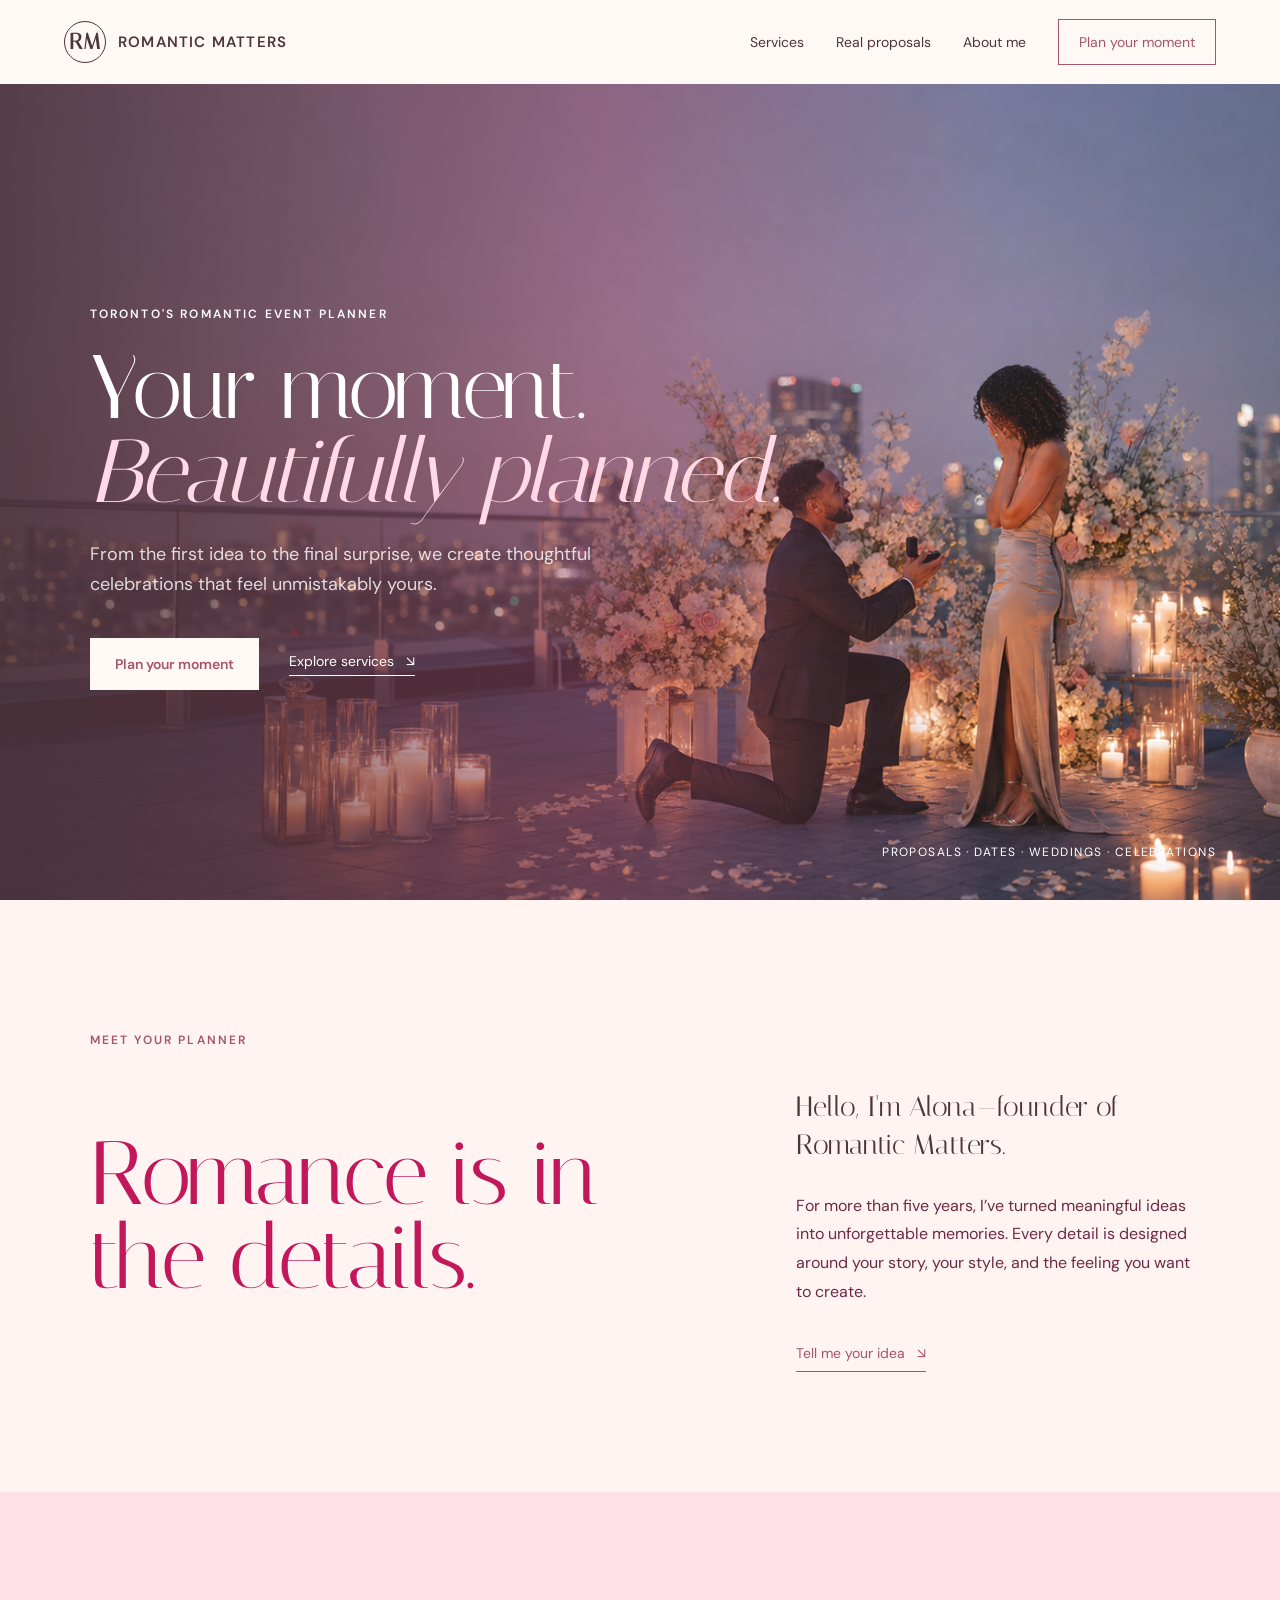
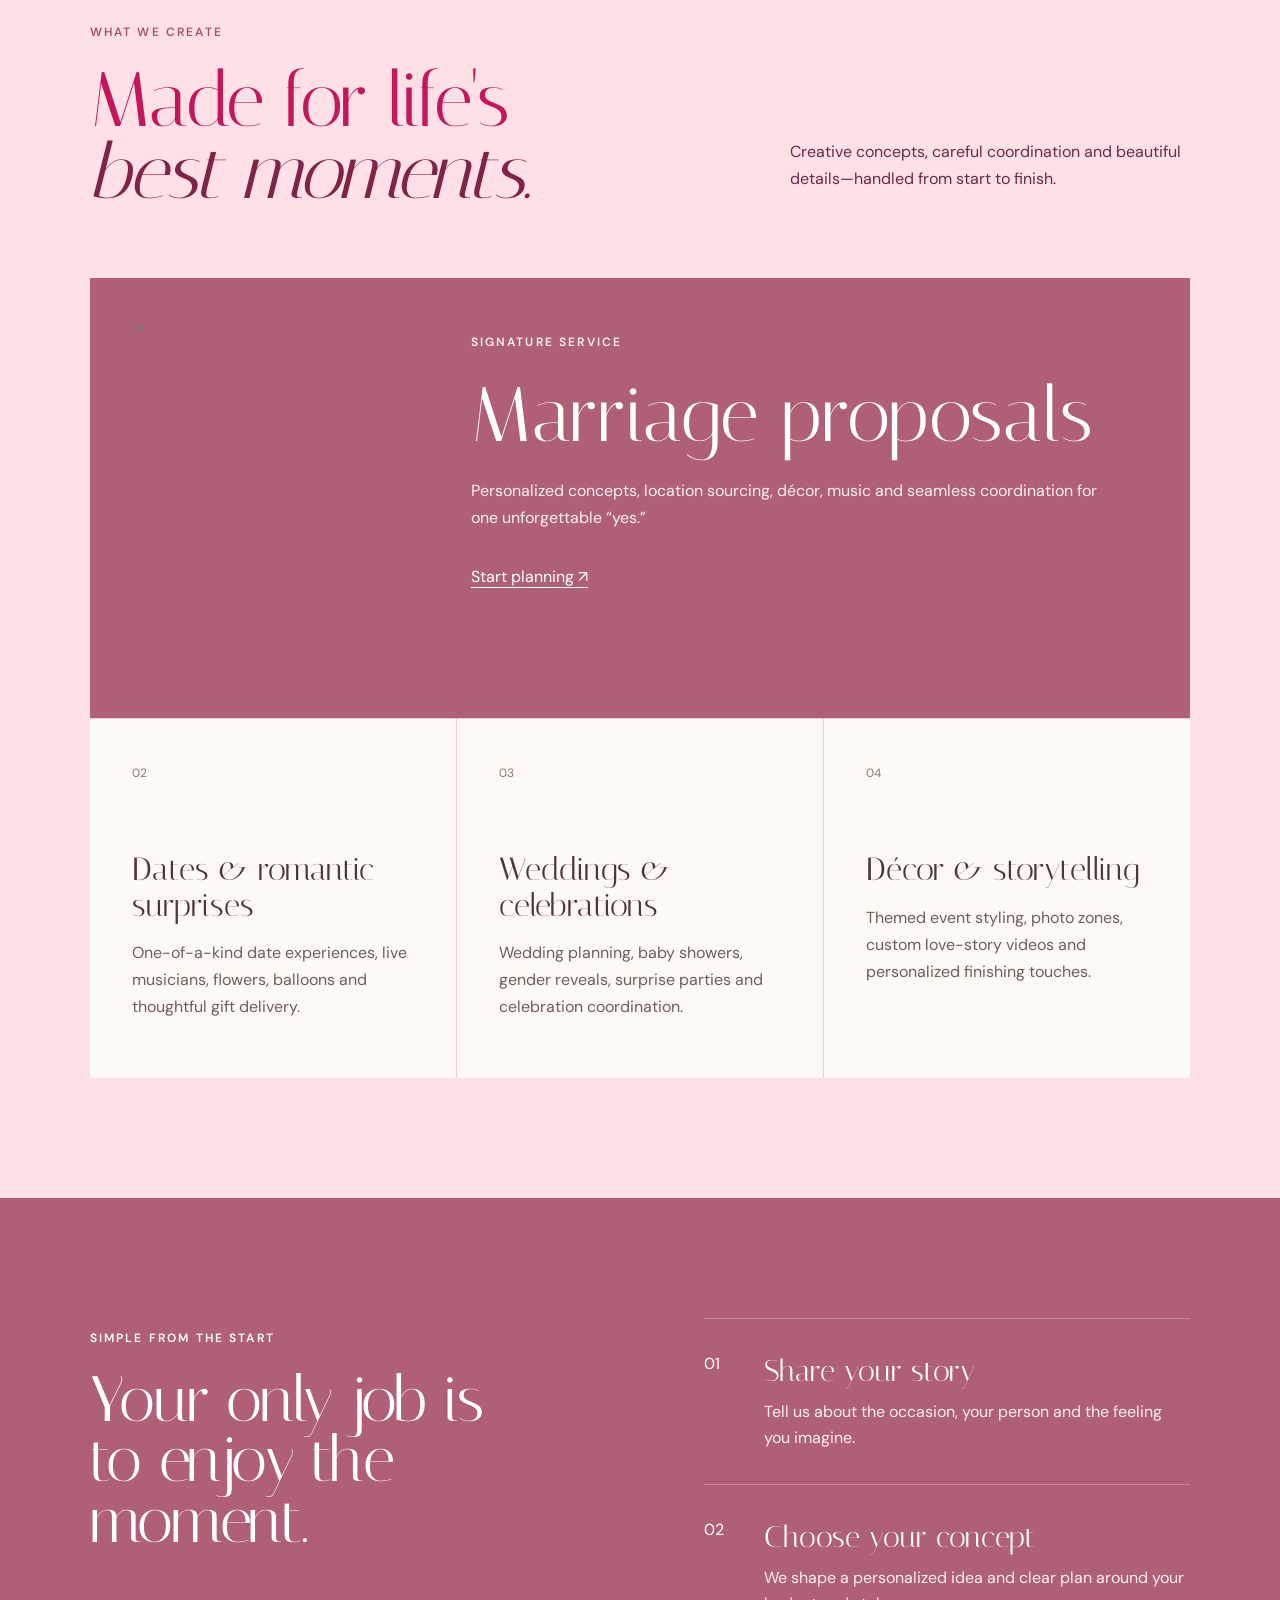
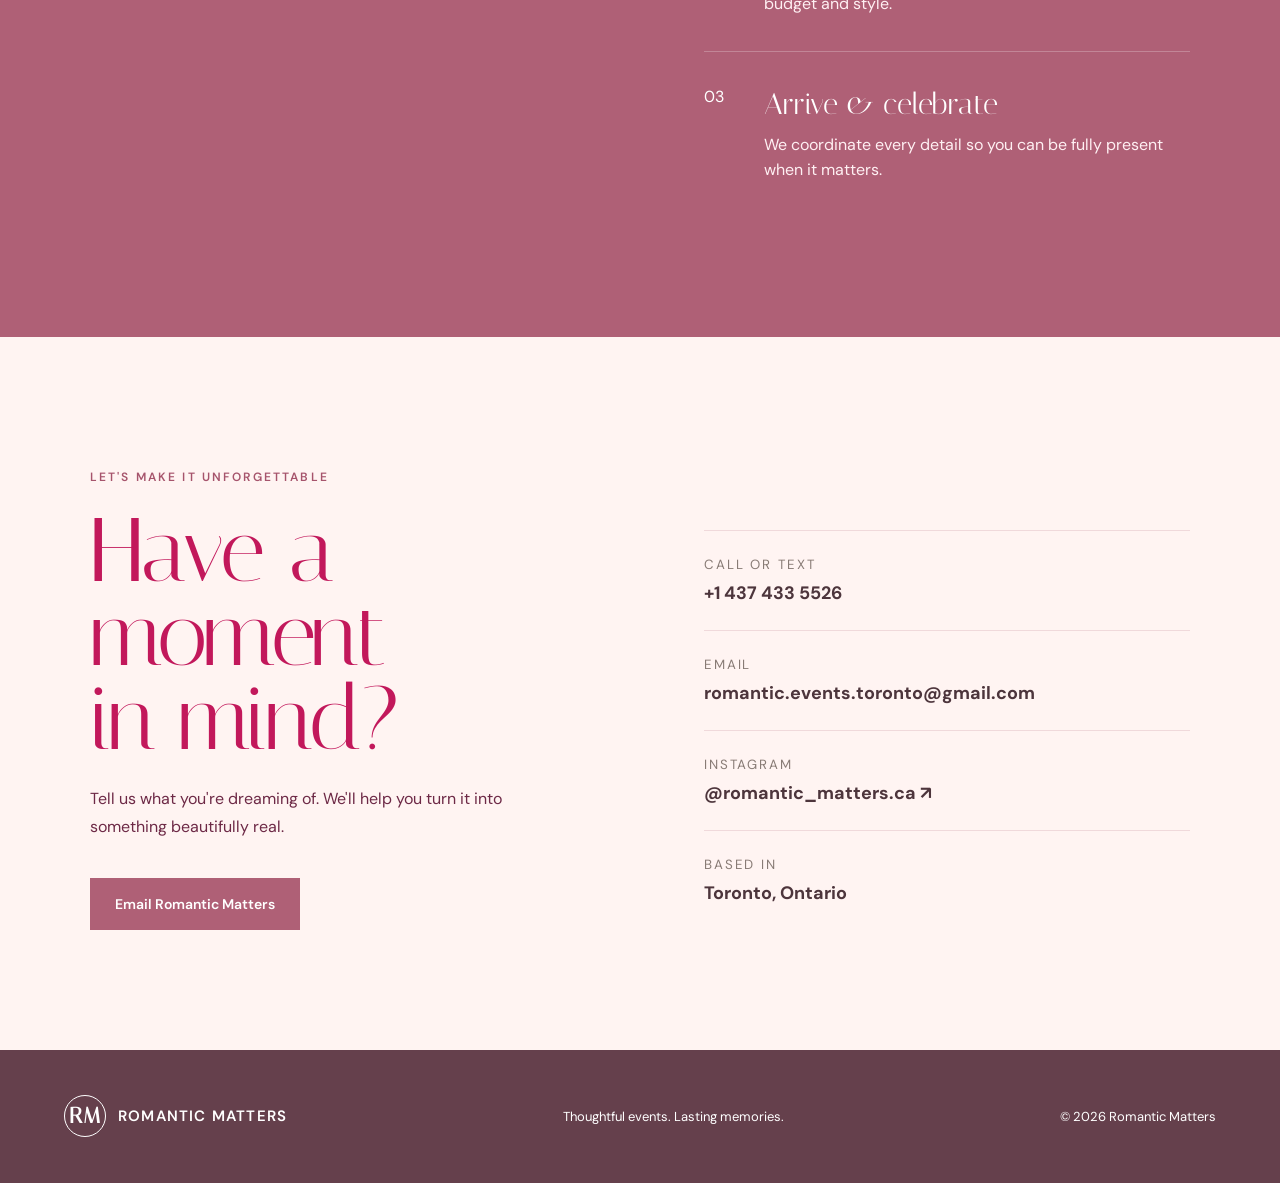
<file: index.html>
<!doctype html>
<html lang="en">
<head>
  <meta charset="utf-8">
  <meta name="viewport" content="width=device-width, initial-scale=1">
  <meta name="description" content="Romantic Matters creates unforgettable proposals, dates, weddings and celebrations in Toronto.">
  <meta property="og:type" content="website">
  <meta property="og:site_name" content="Romantic Matters">
  <meta property="og:title" content="Romantic Matters | Toronto Proposal Planning">
  <meta property="og:description" content="Unforgettable marriage proposals and romantic experiences, thoughtfully planned in Toronto.">
  <meta property="og:url" content="https://korok1234.github.io/romantic-matters-variant-8/">
  <meta property="og:image" content="https://korok1234.github.io/romantic-matters-variant-8/assets/social-preview.png">
  <meta property="og:image:alt" content="A romantic rooftop marriage proposal overlooking Toronto">
  <meta name="twitter:card" content="summary_large_image">
  <meta name="twitter:image" content="https://korok1234.github.io/romantic-matters-variant-8/assets/social-preview.png">
  <title>Romantic Matters | Toronto Proposal Planning</title>
  <link rel="preconnect" href="https://fonts.googleapis.com">
  <link rel="preconnect" href="https://fonts.gstatic.com" crossorigin>
  <link href="https://fonts.googleapis.com/css2?family=DM+Sans:wght@400;500;600&family=Italiana&display=swap" rel="stylesheet">
  <link rel="stylesheet" href="styles.css">
  <script src="script.js" defer></script>
</head>
<body>
  <header class="nav" id="top">
    <a class="brand" href="#top" aria-label="Romantic Matters home"><span>RM</span> Romantic Matters</a>
    <button class="menu" aria-expanded="false" aria-controls="nav-links">Menu</button>
    <nav id="nav-links">
      <a href="services.html">Services</a><a href="proposals.html">Real proposals</a><a href="about.html">About me</a>
      <a class="nav-cta" href="#contact">Plan your moment</a>
    </nav>
  </header>

  <main>
    <section class="hero">
      <div class="hero-copy reveal">
        <p class="eyebrow">Toronto's romantic event planner</p>
        <h1>Your moment.<br><em>Beautifully planned.</em></h1>
        <p class="lead">From the first idea to the final surprise, we create thoughtful celebrations that feel unmistakably yours.</p>
        <div class="actions"><a class="button light" href="#contact">Plan your moment</a><a class="text-link" href="#services">Explore services <span>↘</span></a></div>
      </div>
      <p class="hero-note">Proposals · Dates · Weddings · Celebrations</p>
    </section>

    <section class="intro section reveal" id="about">
      <p class="eyebrow wine">Meet your planner</p>
      <div class="intro-grid"><h2>Romance is in<br>the details.</h2><div><p class="large">Hello, I'm Alona—founder of Romantic Matters.</p><p>For more than five years, I’ve turned meaningful ideas into unforgettable memories. Every detail is designed around your story, your style, and the feeling you want to create.</p><a class="text-link dark" href="#contact">Tell me your idea <span>↘</span></a></div></div>
    </section>

    <section class="services section" id="services">
      <div class="section-head reveal"><div><p class="eyebrow wine">What we create</p><h2>Made for life's<br><em>best moments.</em></h2></div><p>Creative concepts, careful coordination and beautiful details—handled from start to finish.</p></div>
      <div class="service-grid">
        <article class="featured reveal"><span>01</span><div><p class="eyebrow">Signature service</p><h3>Marriage proposals</h3><p>Personalized concepts, location sourcing, décor, music and seamless coordination for one unforgettable “yes.”</p><a href="#contact">Start planning ↗</a></div></article>
        <article class="card reveal"><span>02</span><h3>Dates & romantic surprises</h3><p>One-of-a-kind date experiences, live musicians, flowers, balloons and thoughtful gift delivery.</p></article>
        <article class="card reveal"><span>03</span><h3>Weddings & celebrations</h3><p>Wedding planning, baby showers, gender reveals, surprise parties and celebration coordination.</p></article>
        <article class="card reveal"><span>04</span><h3>Décor & storytelling</h3><p>Themed event styling, photo zones, custom love-story videos and personalized finishing touches.</p></article>
      </div>
    </section>

    <section class="process section" id="process">
      <div class="process-title reveal"><p class="eyebrow">Simple from the start</p><h2>Your only job is<br>to enjoy the moment.</h2></div>
      <ol><li class="reveal"><span>01</span><div><h3>Share your story</h3><p>Tell us about the occasion, your person and the feeling you imagine.</p></div></li><li class="reveal"><span>02</span><div><h3>Choose your concept</h3><p>We shape a personalized idea and clear plan around your budget and style.</p></div></li><li class="reveal"><span>03</span><div><h3>Arrive & celebrate</h3><p>We coordinate every detail so you can be fully present when it matters.</p></div></li></ol>
    </section>

    <section class="contact section" id="contact">
      <div class="contact-copy reveal"><p class="eyebrow wine">Let's make it unforgettable</p><h2>Have a moment<br>in mind?</h2><p>Tell us what you're dreaming of. We'll help you turn it into something beautifully real.</p><a class="button wine-button" href="mailto:romantic.events.toronto@gmail.com?subject=Let%27s%20plan%20a%20romantic%20event">Email Romantic Matters</a></div>
      <div class="contact-details reveal"><a href="tel:+14374335526"><small>Call or text</small><strong>+1 437 433 5526</strong></a><a href="mailto:romantic.events.toronto@gmail.com"><small>Email</small><strong>romantic.events.toronto@gmail.com</strong></a><a href="https://instagram.com/romantic_matters.ca" target="_blank" rel="noreferrer"><small>Instagram</small><strong>@romantic_matters.ca ↗</strong></a><div><small>Based in</small><strong>Toronto, Ontario</strong></div></div>
    </section>
  </main>
  <footer><a class="brand" href="#top"><span>RM</span> Romantic Matters</a><p>Thoughtful events. Lasting memories.</p><p>© <span id="year"></span> Romantic Matters</p></footer>
</body>
</html>
</file>
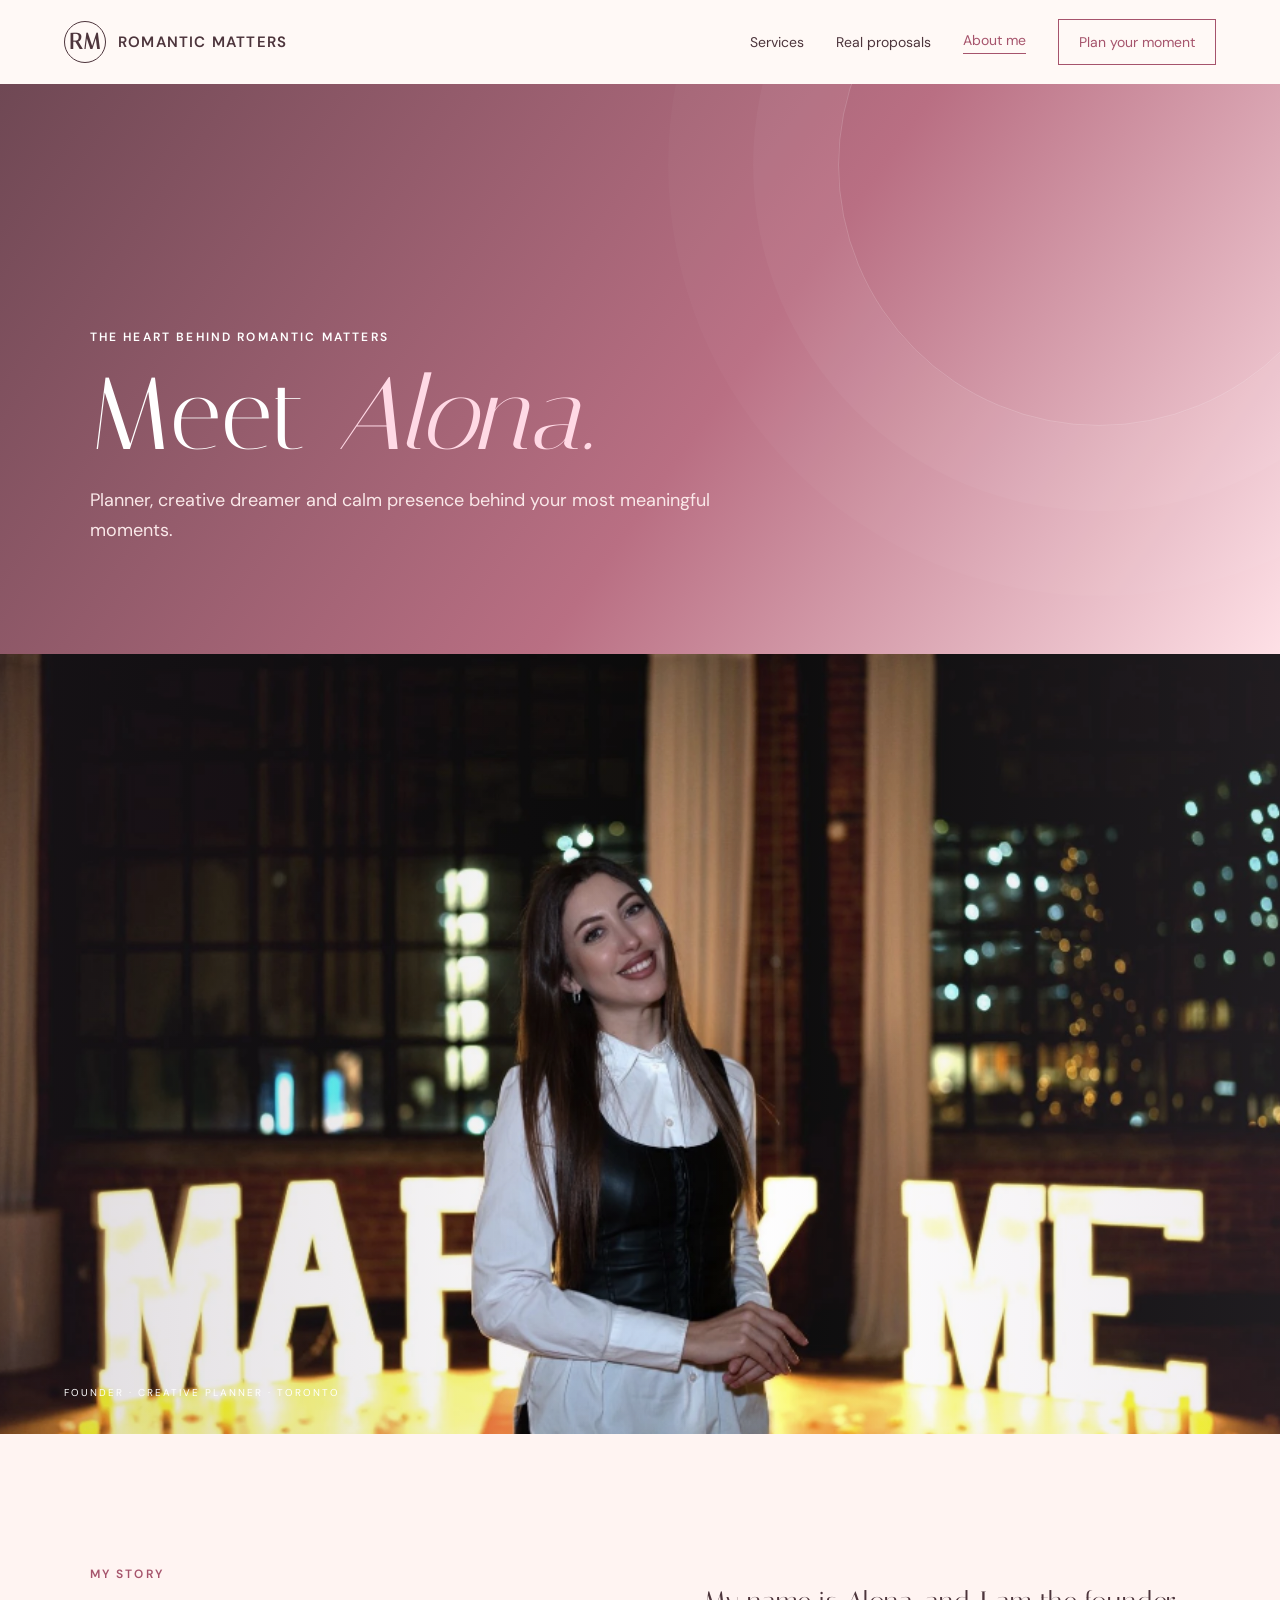
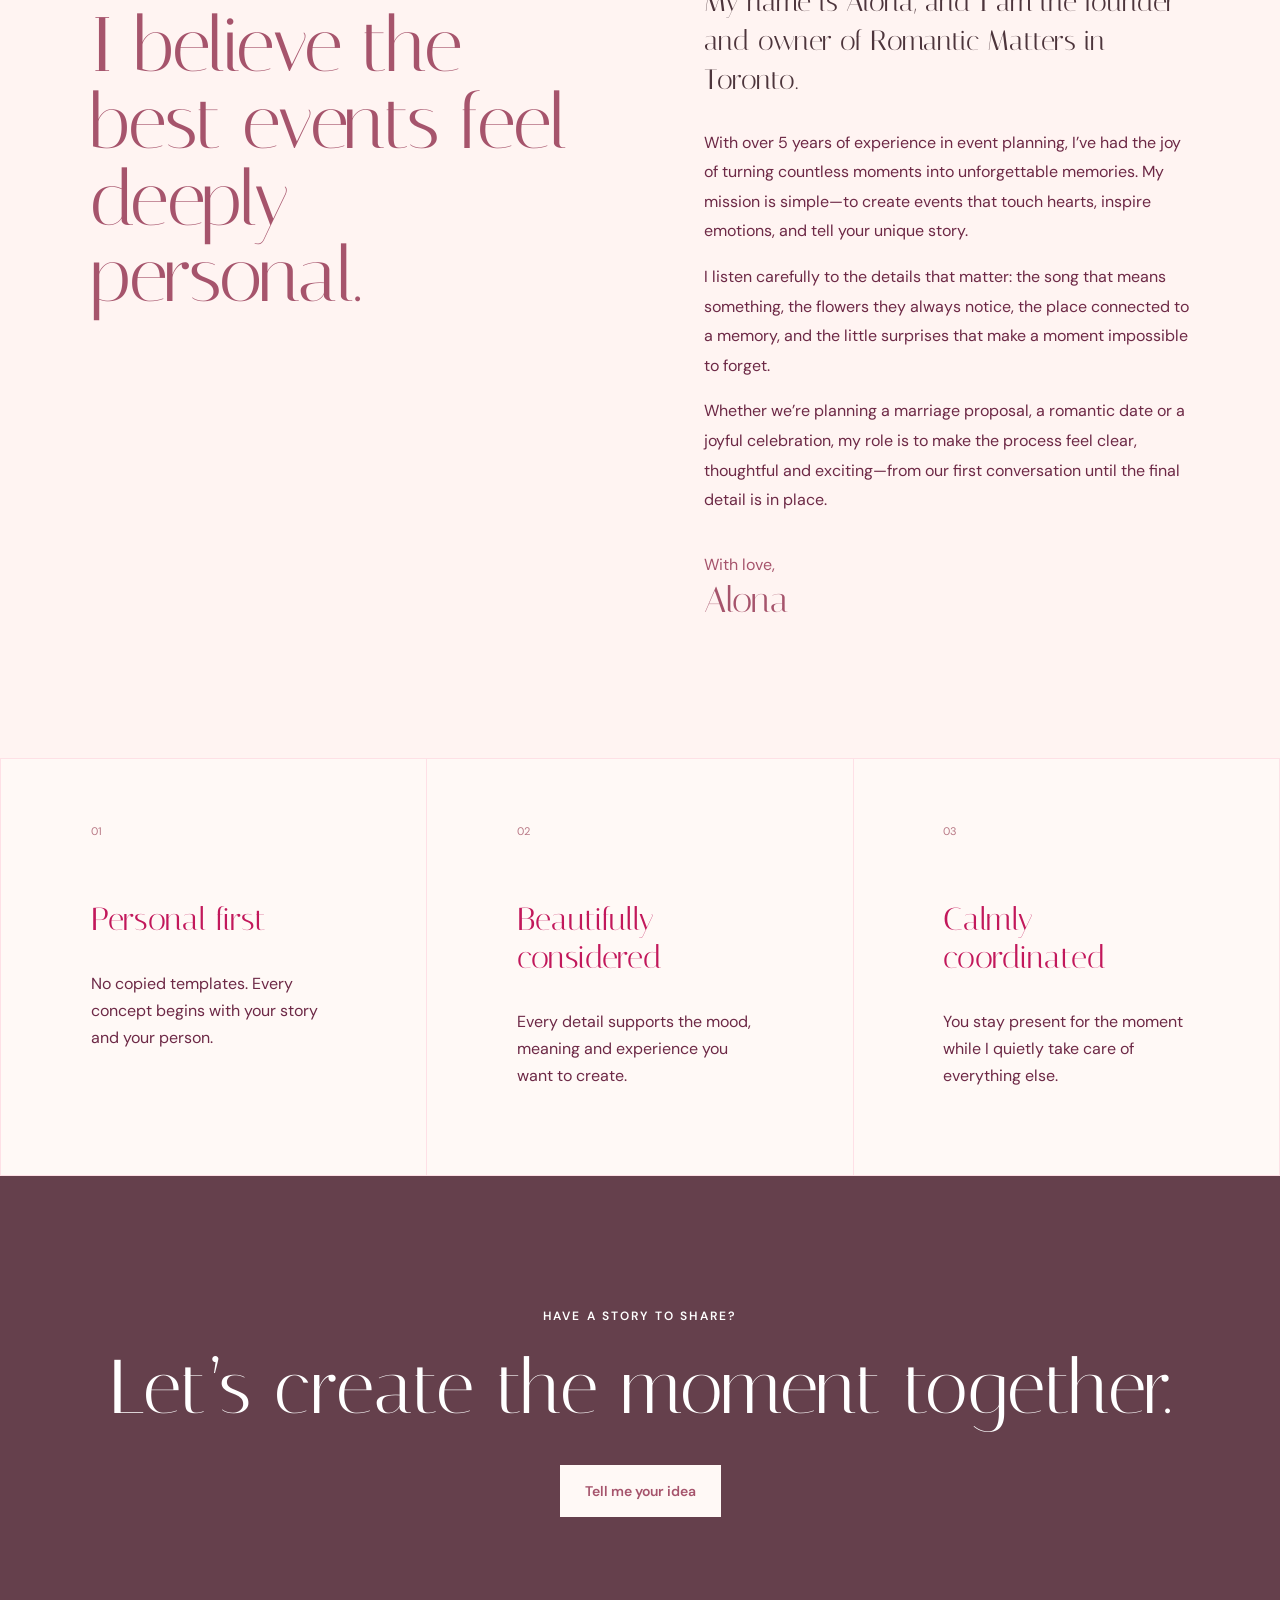
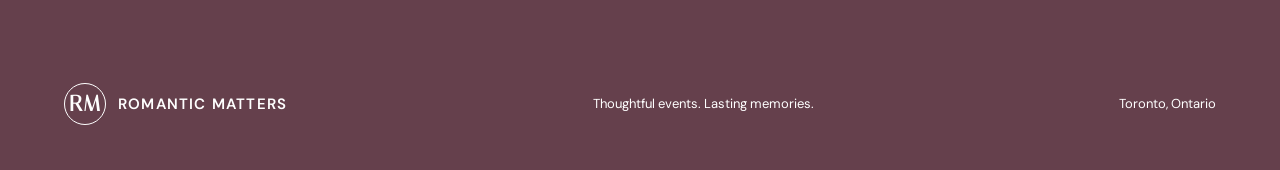
<file: about.html>
<!doctype html>
<html lang="en">
<head>
  <meta charset="utf-8"><meta name="viewport" content="width=device-width, initial-scale=1">
  <meta name="description" content="Meet Alona, founder and event planner behind Romantic Matters in Toronto.">
  <meta property="og:type" content="website"><meta property="og:site_name" content="Romantic Matters">
  <meta property="og:title" content="About Alona | Romantic Matters"><meta property="og:description" content="Meet Alona, the Toronto event planner behind Romantic Matters.">
  <meta property="og:url" content="https://korok1234.github.io/romantic-matters-variant-8/about.html"><meta property="og:image" content="https://korok1234.github.io/romantic-matters-variant-8/assets/social-preview.png"><meta property="og:image:alt" content="A romantic rooftop marriage proposal overlooking Toronto"><meta name="twitter:card" content="summary_large_image"><meta name="twitter:image" content="https://korok1234.github.io/romantic-matters-variant-8/assets/social-preview.png">
  <title>About Alona | Romantic Matters</title>
  <link rel="preconnect" href="https://fonts.googleapis.com"><link rel="preconnect" href="https://fonts.gstatic.com" crossorigin>
  <link href="https://fonts.googleapis.com/css2?family=DM+Sans:wght@400;500;600&family=Italiana&display=swap" rel="stylesheet">
  <link rel="stylesheet" href="styles.css"><script src="script.js" defer></script>
</head>
<body>
  <header class="nav"><a class="brand" href="index.html"><span>RM</span> Romantic Matters</a><button class="menu" aria-expanded="false" aria-controls="nav-links">Menu</button><nav id="nav-links"><a href="services.html">Services</a><a href="proposals.html">Real proposals</a><a href="about.html" aria-current="page">About me</a><a class="nav-cta" href="index.html#contact">Plan your moment</a></nav></header>
  <main>
    <section class="page-hero about-hero"><div><p class="eyebrow">The heart behind Romantic Matters</p><h1>Meet <em>Alona.</em></h1><p>Planner, creative dreamer and calm presence behind your most meaningful moments.</p></div></section>
    <section class="founder-photo"><img src="assets/alona-portrait.png" alt="Alona, founder of Romantic Matters"><p>Founder · Creative planner · Toronto</p></section>
    <section class="about-story section"><div><p class="eyebrow wine">My story</p><h2>I believe the best events feel deeply personal.</h2></div><div class="story-copy"><p class="large">My name is Alona, and I am the founder and owner of Romantic Matters in Toronto.</p><p>With over 5 years of experience in event planning, I’ve had the joy of turning countless moments into unforgettable memories. My mission is simple—to create events that touch hearts, inspire emotions, and tell your unique story.</p><p>I listen carefully to the details that matter: the song that means something, the flowers they always notice, the place connected to a memory, and the little surprises that make a moment impossible to forget.</p><p>Whether we’re planning a marriage proposal, a romantic date or a joyful celebration, my role is to make the process feel clear, thoughtful and exciting—from our first conversation until the final detail is in place.</p><p class="signature-line">With love,<br><em>Alona</em></p></div></section>
    <section class="values"><article><span>01</span><h3>Personal first</h3><p>No copied templates. Every concept begins with your story and your person.</p></article><article><span>02</span><h3>Beautifully considered</h3><p>Every detail supports the mood, meaning and experience you want to create.</p></article><article><span>03</span><h3>Calmly coordinated</h3><p>You stay present for the moment while I quietly take care of everything else.</p></article></section>
    <section class="page-cta"><p class="eyebrow">Have a story to share?</p><h2>Let’s create the moment together.</h2><a class="button light" href="index.html#contact">Tell me your idea</a></section>
  </main>
  <footer><a class="brand" href="index.html"><span>RM</span> Romantic Matters</a><p>Thoughtful events. Lasting memories.</p><p>Toronto, Ontario</p></footer>
</body></html>
</file>
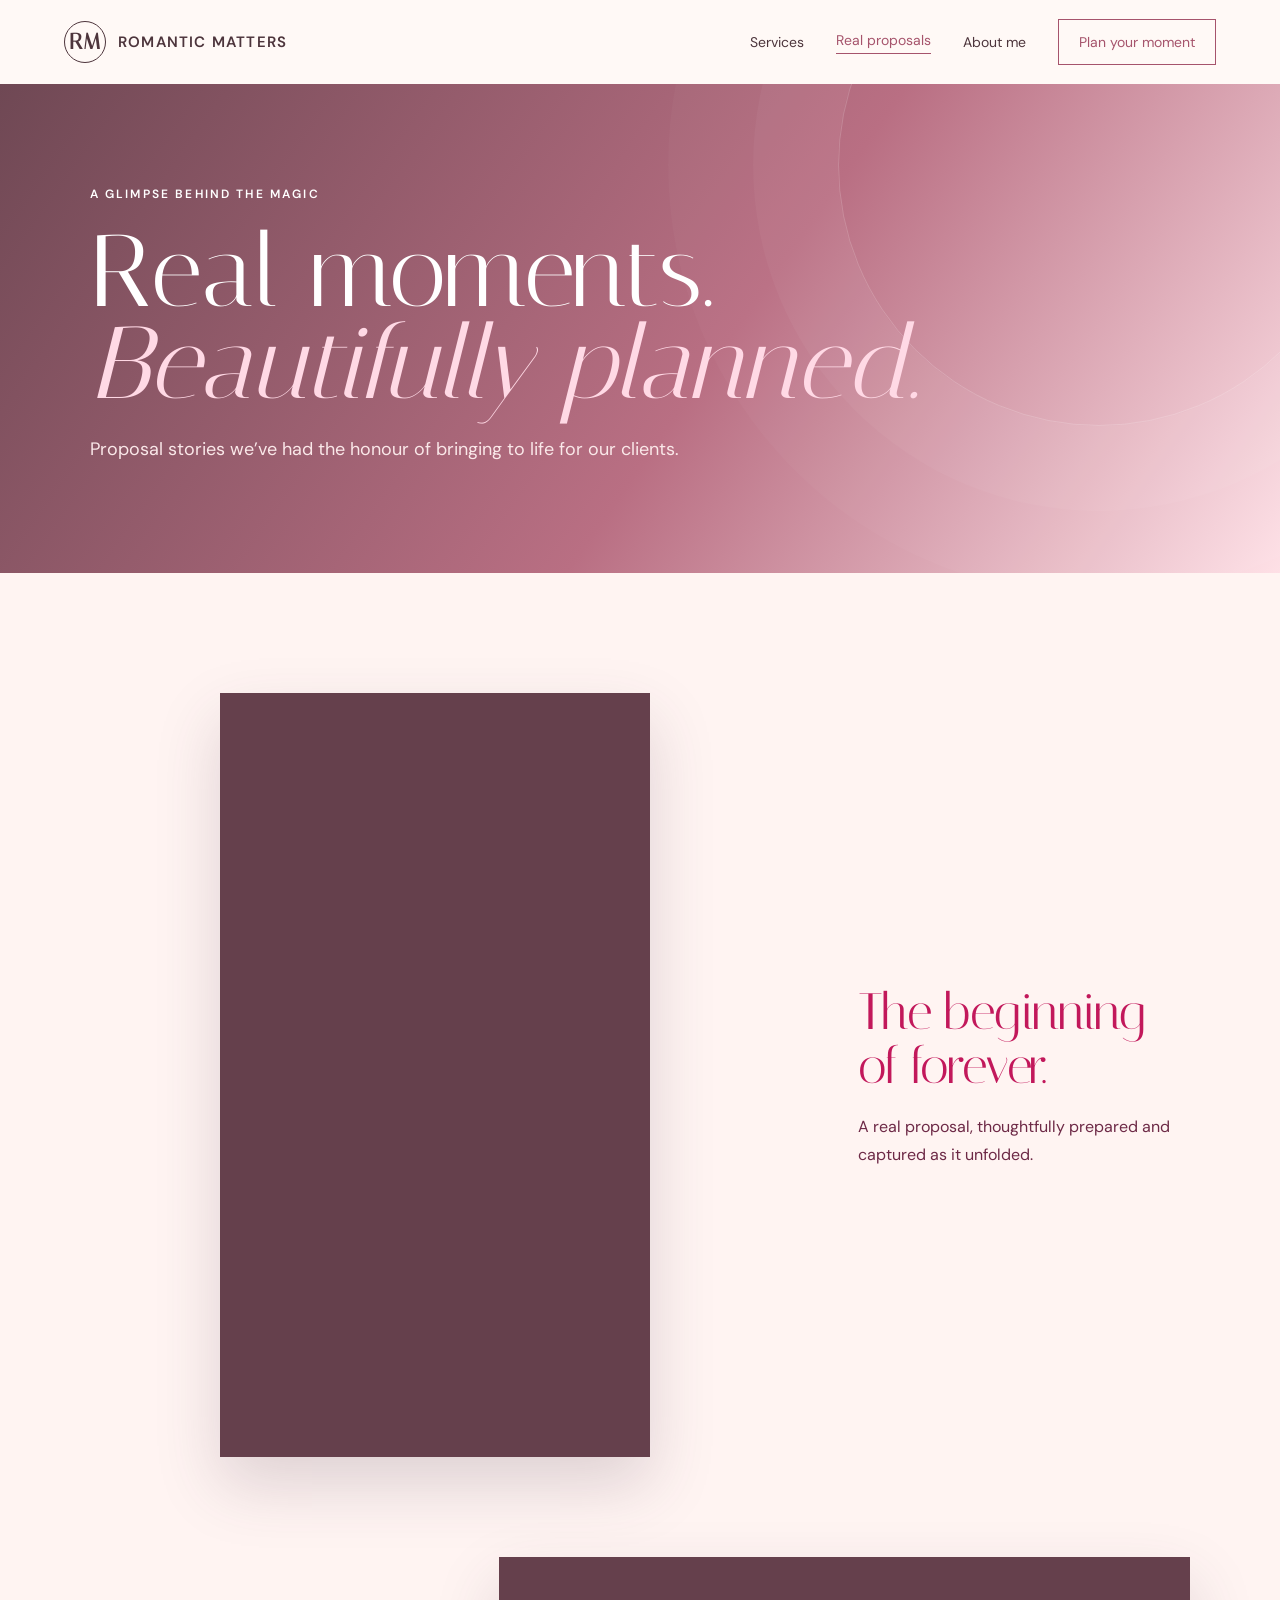
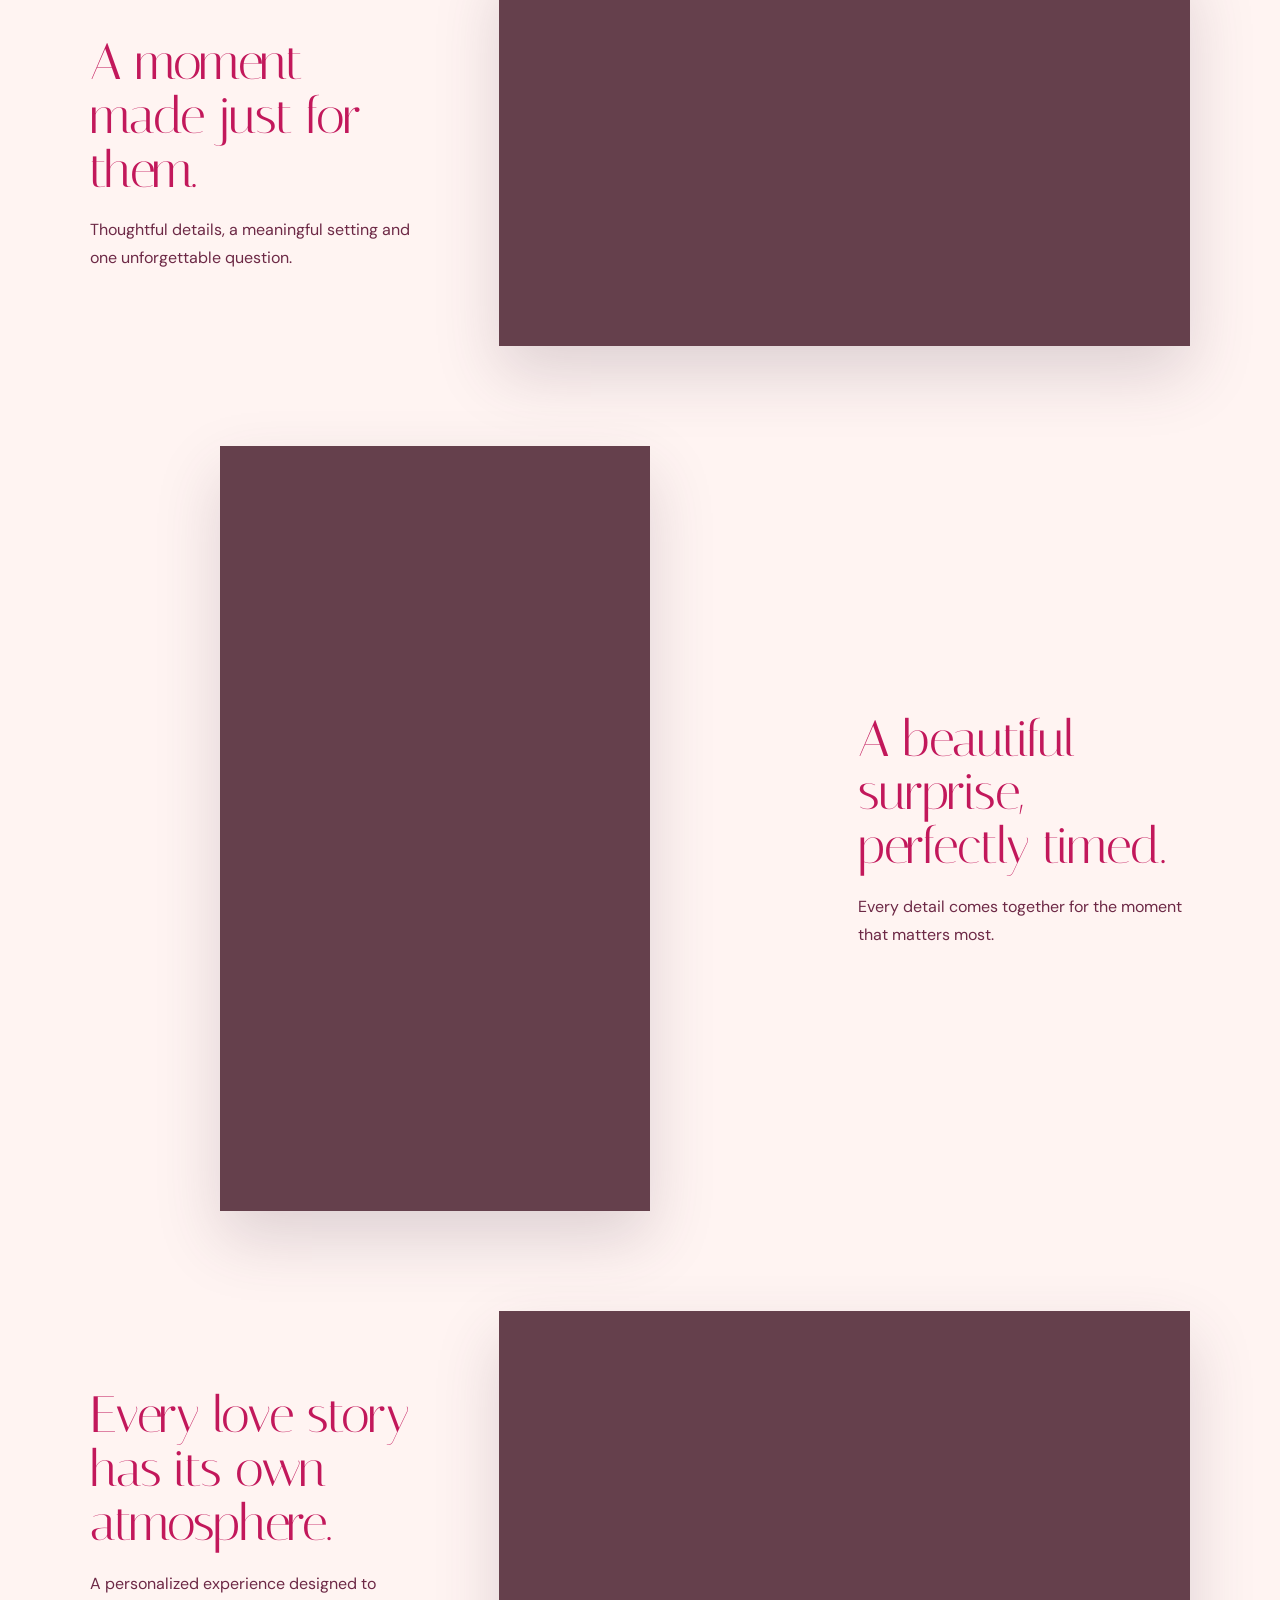
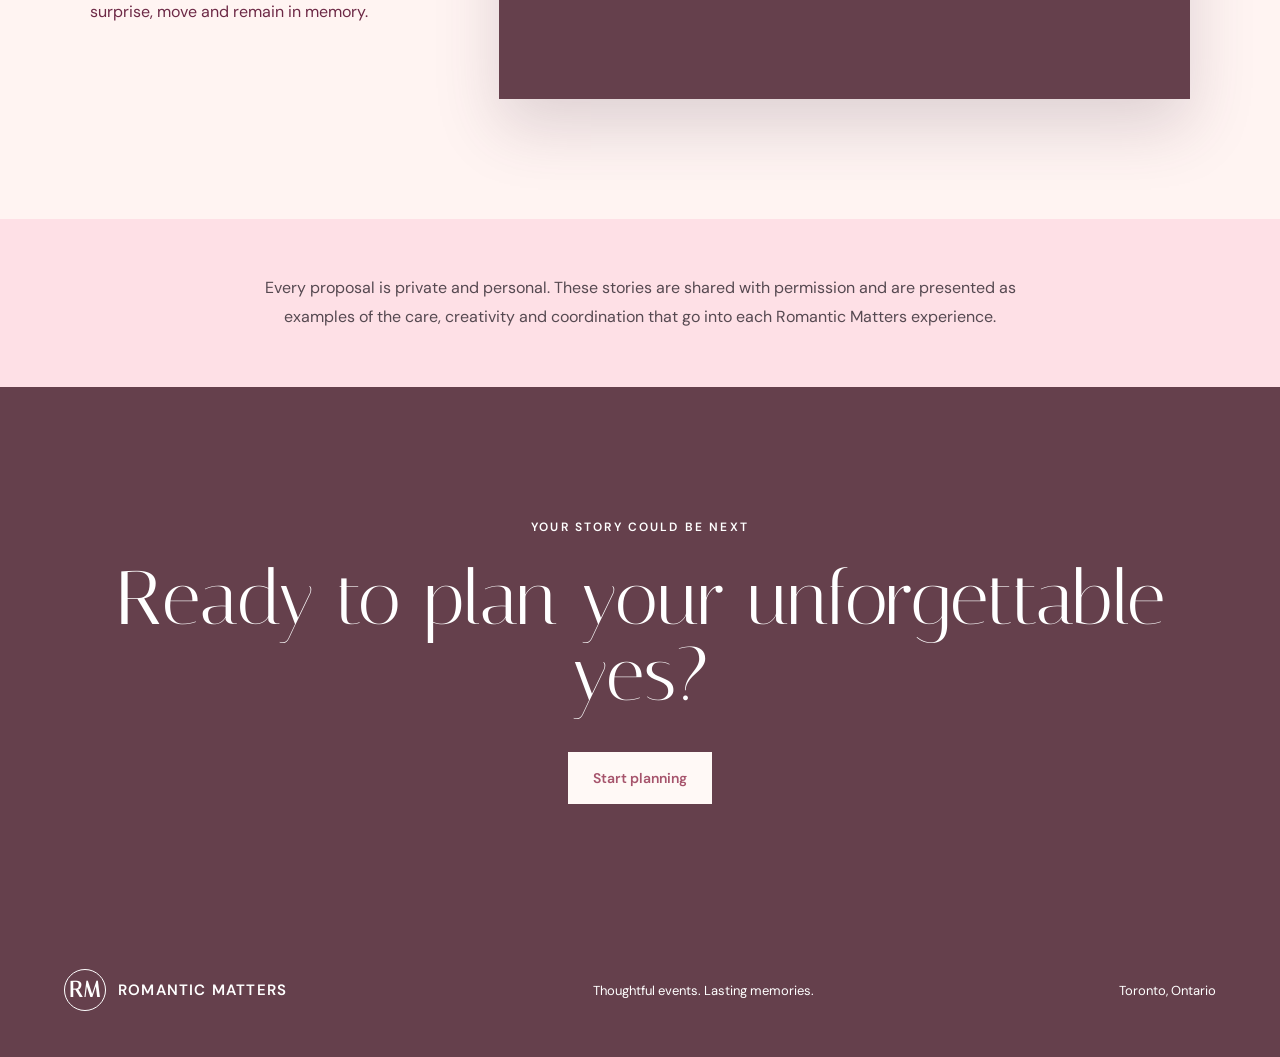
<file: proposals.html>
<!doctype html>
<html lang="en">
<head>
  <meta charset="utf-8"><meta name="viewport" content="width=device-width, initial-scale=1">
  <meta name="description" content="Watch real marriage proposals planned by Romantic Matters in Toronto.">
  <meta property="og:type" content="website"><meta property="og:site_name" content="Romantic Matters">
  <meta property="og:title" content="Real Proposals | Romantic Matters"><meta property="og:description" content="Watch unforgettable real proposals planned by Romantic Matters in Toronto.">
  <meta property="og:url" content="https://korok1234.github.io/romantic-matters-variant-8/proposals.html"><meta property="og:image" content="https://korok1234.github.io/romantic-matters-variant-8/assets/social-preview.png"><meta property="og:image:alt" content="A romantic rooftop marriage proposal overlooking Toronto"><meta name="twitter:card" content="summary_large_image"><meta name="twitter:image" content="https://korok1234.github.io/romantic-matters-variant-8/assets/social-preview.png">
  <title>Real Proposals | Romantic Matters</title>
  <link rel="preconnect" href="https://fonts.googleapis.com"><link rel="preconnect" href="https://fonts.gstatic.com" crossorigin>
  <link href="https://fonts.googleapis.com/css2?family=DM+Sans:wght@400;500;600&family=Italiana&display=swap" rel="stylesheet">
  <link rel="stylesheet" href="styles.css"><script src="script.js" defer></script>
</head>
<body>
  <header class="nav"><a class="brand" href="index.html"><span>RM</span> Romantic Matters</a><button class="menu" aria-expanded="false" aria-controls="nav-links">Menu</button><nav id="nav-links"><a href="services.html">Services</a><a href="proposals.html" aria-current="page">Real proposals</a><a href="about.html">About me</a><a class="nav-cta" href="index.html#contact">Plan your moment</a></nav></header>
  <main>
    <section class="page-hero proposals-hero"><div><p class="eyebrow">A glimpse behind the magic</p><h1>Real moments.<br><em>Beautifully planned.</em></h1><p>Proposal stories we’ve had the honour of bringing to life for our clients.</p></div></section>
    <section class="video-gallery section">
      <article><div class="video-frame video-short"><iframe src="https://www.youtube-nocookie.com/embed/qw7Xs9R9gKc" title="Romantic Matters client proposal video one" loading="lazy" allow="accelerometer; autoplay; clipboard-write; encrypted-media; gyroscope; picture-in-picture; web-share" referrerpolicy="strict-origin-when-cross-origin" allowfullscreen></iframe></div><div class="video-copy"><h2>The beginning of forever.</h2><p>A real proposal, thoughtfully prepared and captured as it unfolded.</p></div></article>
      <article><div class="video-frame"><iframe src="https://www.youtube-nocookie.com/embed/fGrqQwXMXUY" title="Romantic Matters client proposal video two" loading="lazy" allow="accelerometer; autoplay; clipboard-write; encrypted-media; gyroscope; picture-in-picture; web-share" referrerpolicy="strict-origin-when-cross-origin" allowfullscreen></iframe></div><div class="video-copy"><h2>A moment made just for them.</h2><p>Thoughtful details, a meaningful setting and one unforgettable question.</p></div></article>
      <article><div class="video-frame video-short"><iframe src="https://www.youtube-nocookie.com/embed/K7PpovThpXo" title="Romantic Matters client proposal video three" loading="lazy" allow="accelerometer; autoplay; clipboard-write; encrypted-media; gyroscope; picture-in-picture; web-share" referrerpolicy="strict-origin-when-cross-origin" allowfullscreen></iframe></div><div class="video-copy"><h2>A beautiful surprise, perfectly timed.</h2><p>Every detail comes together for the moment that matters most.</p></div></article>
      <article><div class="video-frame"><iframe src="https://www.youtube-nocookie.com/embed/g8mBXOPnIec" title="Romantic Matters client proposal video four" loading="lazy" allow="accelerometer; autoplay; clipboard-write; encrypted-media; gyroscope; picture-in-picture; web-share" referrerpolicy="strict-origin-when-cross-origin" allowfullscreen></iframe></div><div class="video-copy"><h2>Every love story has its own atmosphere.</h2><p>A personalized experience designed to surprise, move and remain in memory.</p></div></article>
    </section>
    <section class="video-note"><p>Every proposal is private and personal. These stories are shared with permission and are presented as examples of the care, creativity and coordination that go into each Romantic Matters experience.</p></section>
    <section class="page-cta"><p class="eyebrow">Your story could be next</p><h2>Ready to plan your unforgettable yes?</h2><a class="button light" href="index.html#contact">Start planning</a></section>
  </main>
  <footer><a class="brand" href="index.html"><span>RM</span> Romantic Matters</a><p>Thoughtful events. Lasting memories.</p><p>Toronto, Ontario</p></footer>
</body></html>
</file>
<file: styles.css>
:root{--wine:#571b2a;--cream:#f6f0e8;--ink:#241d1b;--rose:#d7a9a0;--line:rgba(36,29,27,.16)}*{box-sizing:border-box}html{scroll-behavior:smooth}body{margin:0;background:var(--cream);color:var(--ink);font-family:"DM Sans",sans-serif}a{color:inherit;text-decoration:none}.nav{height:84px;display:flex;align-items:center;justify-content:space-between;padding:0 5vw;background:rgba(246,240,232,.94);position:relative;z-index:10}.brand{font-size:15px;font-weight:600;letter-spacing:.08em;text-transform:uppercase;display:flex;align-items:center;gap:12px}.brand span{font-family:Italiana,serif;font-size:22px;border:1px solid currentColor;border-radius:50%;width:42px;height:42px;display:grid;place-items:center}.nav nav{display:flex;align-items:center;gap:32px;font-size:14px}.nav-cta{border:1px solid var(--wine);padding:13px 20px;color:var(--wine)}.menu{display:none}.hero{min-height:calc(100vh - 84px);background:linear-gradient(90deg,rgba(25,15,19,.8) 0%,rgba(25,15,19,.46) 43%,rgba(25,15,19,.05) 72%),url("assets/proposal-hero.png") center/cover;color:#fff;display:flex;align-items:center;padding:8vw 7vw;position:relative}.hero-copy{max-width:700px}.eyebrow{text-transform:uppercase;letter-spacing:.18em;font-size:12px;font-weight:600}.hero h1,.section h2{font:400 clamp(52px,7vw,104px)/.94 Italiana,serif;letter-spacing:-.02em;margin:24px 0}.hero h1 em,.section h2 em{font-style:italic;color:#ead0cb}.lead{font-size:18px;line-height:1.7;max-width:560px;color:rgba(255,255,255,.82)}.actions{display:flex;align-items:center;gap:30px;margin-top:38px}.button{display:inline-block;padding:17px 25px;font-weight:600;font-size:14px}.light{background:#fff;color:var(--wine)}.text-link{font-size:14px;border-bottom:1px solid currentColor;padding-bottom:5px}.text-link span{margin-left:8px}.hero-note{position:absolute;right:5vw;bottom:28px;font-size:12px;letter-spacing:.12em;text-transform:uppercase}.section{padding:120px 7vw}.wine{color:var(--wine)}.intro-grid{display:grid;grid-template-columns:1.2fr .8fr;gap:9vw;align-items:center}.intro h2{color:var(--wine)}.intro-grid>div{max-width:500px;line-height:1.8;color:#665b56}.intro .large{font:28px/1.35 Italiana,serif;color:var(--ink)}.dark{display:inline-block;color:var(--wine);margin-top:18px}.services{background:#eee3d9}.section-head{display:flex;justify-content:space-between;align-items:flex-end;margin-bottom:70px}.section-head h2{font-size:clamp(48px,6vw,82px);color:var(--wine);margin-bottom:0}.section-head>p{max-width:400px;line-height:1.7}.service-grid{display:grid;grid-template-columns:repeat(3,1fr);gap:1px;background:var(--line)}.service-grid article{background:var(--cream);padding:42px;min-height:310px}.service-grid span{font-size:12px;color:#8a7670}.service-grid h3{font:32px/1.1 Italiana,serif;margin:70px 0 16px}.service-grid p{line-height:1.7;color:#6c5f5a}.featured{grid-column:span 3;color:#fff!important;background:var(--wine)!important;min-height:440px!important;display:grid;grid-template-columns:1fr 2fr}.featured div{max-width:650px}.featured h3{font-size:clamp(50px,6vw,80px);margin:20px 0}.featured p{color:#eadfdc}.featured a{display:inline-block;margin-top:18px;border-bottom:1px solid}.process{background:var(--wine);color:#fff;display:grid;grid-template-columns:1fr 1fr;gap:10vw}.process h2{font-size:clamp(48px,5vw,72px)}.process ol{list-style:none;margin:0;padding:0}.process li{display:grid;grid-template-columns:60px 1fr;border-top:1px solid rgba(255,255,255,.24);padding:34px 0}.process li h3{font:30px Italiana,serif;margin:0 0 10px}.process li p{margin:0;color:#d8c5c3;line-height:1.6}.contact{display:grid;grid-template-columns:1fr 1fr;gap:10vw}.contact h2{color:var(--wine)}.contact-copy>p:not(.eyebrow){max-width:500px;line-height:1.7}.wine-button{background:var(--wine);color:#fff;margin-top:22px}.contact-details{align-self:end}.contact-details>a,.contact-details>div{display:block;padding:25px 0;border-top:1px solid var(--line)}.contact-details small{display:block;text-transform:uppercase;letter-spacing:.14em;color:#887b75;margin-bottom:8px}.contact-details strong{font-size:18px;overflow-wrap:anywhere}footer{background:#1e1717;color:#fff;padding:45px 5vw;display:flex;justify-content:space-between;align-items:center;font-size:13px}.reveal{opacity:0;transform:translateY(18px);transition:.7s ease}.reveal.visible{opacity:1;transform:none}@media(max-width:800px){.nav{height:72px}.menu{display:block;border:0;background:none;font:inherit}.nav nav{display:none;position:absolute;top:72px;left:0;right:0;background:var(--cream);padding:28px 5vw;flex-direction:column;align-items:flex-start}.nav nav.open{display:flex}.hero{min-height:calc(100svh - 72px);background-position:62% center;padding:100px 7vw}.hero h1{font-size:56px}.hero-note{display:none}.section{padding:80px 7vw}.intro-grid,.process,.contact{grid-template-columns:1fr}.section-head{display:block}.section-head>p{margin-top:28px}.service-grid{grid-template-columns:1fr}.featured{grid-column:auto;display:block}.service-grid article{min-height:auto}.service-grid h3{margin-top:50px}.process{gap:50px}.contact{gap:50px}footer{align-items:flex-start;gap:30px;flex-direction:column}.actions{align-items:flex-start;flex-direction:column;gap:20px}}
@media(prefers-reduced-motion:reduce){html{scroll-behavior:auto}.reveal{opacity:1;transform:none;transition:none}}

/* Variant 1 structure + Variant 3 palette */
:root{--wine:#4b354b;--cream:#f3f0ed;--ink:#1b171b;--rose:#c8b8c7;--line:rgba(27,23,27,.16)}
.nav{background:rgba(243,240,237,.94)}
.hero{background:linear-gradient(90deg,rgba(27,23,27,.88) 0%,rgba(75,53,75,.58) 43%,rgba(155,132,158,.12) 72%),url("assets/proposal-hero.png") center/cover}
.hero h1 em,.section h2 em{color:#d8cdd8}
.light{background:#f3f0ed;color:#4b354b}
.services{background:#d8cdd8}
.featured{background:#4b354b!important}
.featured p{color:#ded4de}
.service-grid article{background:#f3f0ed}
.process{background:#1b171b}
.process li p{color:#c8b8c7}
.wine-button{background:#4b354b}
footer{background:#1b171b}

@media(max-width:800px){
  .hero{background-position:80% center}
}

/* Standalone About and Services pages */
.nav a[aria-current="page"]{color:var(--wine);border-bottom:1px solid;padding-bottom:4px}
.page-hero{min-height:570px;display:flex;align-items:end;padding:90px 7vw;background:linear-gradient(125deg,#1b171b 0%,#4b354b 58%,#9b849e 100%);color:#fff;position:relative;overflow:hidden}
.page-hero::after{content:"";position:absolute;width:520px;height:520px;border:1px solid rgba(255,255,255,.18);border-radius:50%;right:-80px;top:-180px;box-shadow:0 0 0 85px rgba(255,255,255,.035),0 0 0 170px rgba(255,255,255,.025)}
.page-hero>div{position:relative;z-index:1;max-width:920px}
.page-hero h1{font:clamp(60px,8vw,110px)/.9 Italiana,serif;margin:24px 0}
.page-hero h1 em{color:#d8cdd8;font-weight:400}
.page-hero p:last-child{max-width:620px;font-size:18px;line-height:1.7;color:#e2dbe2}
.about-story{display:grid;grid-template-columns:1fr 1fr;gap:10vw}
.founder-photo{margin:0;background:#1b171b;position:relative;height:min(72vw,780px);overflow:hidden}
.founder-photo img{width:100%;height:100%;object-fit:cover;object-position:center 38%;filter:saturate(.85)}
.founder-photo::after{content:"";position:absolute;inset:0;background:linear-gradient(90deg,rgba(75,53,75,.18),transparent 55%,rgba(155,132,158,.15));pointer-events:none}
.founder-photo p{position:absolute;z-index:1;left:5vw;bottom:35px;margin:0;color:#fff;font-size:10px;letter-spacing:.2em;text-transform:uppercase}
.about-story h2,.service-detail h2{font:clamp(48px,6vw,78px)/1 Italiana,serif;color:var(--wine);margin:25px 0}
.story-copy{line-height:1.85;color:#635a61}
.story-copy .large,.detail-grid .large{font:28px/1.4 Italiana,serif;color:var(--ink)}
.signature-line{margin-top:35px;color:var(--wine)}.signature-line em{font:36px Italiana,serif}
.values{display:grid;grid-template-columns:repeat(3,1fr);background:#d8cdd8;padding:1px;gap:1px}
.values article{background:var(--cream);padding:60px 7vw 70px}.values span,.number{font-size:11px;color:#9b849e}.values h3{font:32px Italiana,serif;color:var(--wine);margin-top:60px}.values p{line-height:1.7;color:#655b63}
.page-cta{padding:120px 7vw;text-align:center;background:#1b171b;color:#fff}.page-cta h2{font:clamp(48px,6vw,76px)/1 Italiana,serif;margin:25px auto 40px}.page-cta .light{color:var(--wine)}
.detail-grid{display:grid;grid-template-columns:1fr 1fr;gap:10vw}.detail-grid>div:last-child{line-height:1.8}.detail-grid ul{padding-left:20px;margin:28px 0}.detail-grid li{margin:10px 0}.service-catalog{background:#d8cdd8;padding:0 7vw}.service-catalog article{display:grid;grid-template-columns:80px 1fr;gap:30px;padding:55px 0;border-top:1px solid rgba(75,53,75,.25)}.service-catalog article>span{font-size:11px;color:var(--wine)}.service-catalog h2{font:clamp(35px,4vw,55px) Italiana,serif;margin:0 0 15px;color:var(--wine)}.service-catalog p{max-width:700px;line-height:1.75;color:#5f535d}
@media(max-width:800px){.page-hero{min-height:480px;padding:70px 7vw}.page-hero h1{font-size:56px}.founder-photo{height:auto;padding-bottom:48px}.founder-photo img{display:block;height:auto;object-fit:contain;object-position:center}.founder-photo::after{display:none}.founder-photo p{left:7vw;bottom:16px}.about-story,.detail-grid,.values{grid-template-columns:1fr}.values article{padding:55px 8vw}.service-catalog article{grid-template-columns:40px 1fr}.page-cta{padding:85px 7vw}}

.video-gallery{display:grid;gap:100px}.video-gallery article{display:grid;grid-template-columns:1.35fr .65fr;gap:6vw;align-items:center}.video-gallery article:nth-child(even){grid-template-columns:.65fr 1.35fr}.video-gallery article:nth-child(even) .video-frame{grid-column:2}.video-gallery article:nth-child(even) .video-copy{grid-column:1;grid-row:1}.video-frame{position:relative;aspect-ratio:16/9;background:#1b171b;box-shadow:0 28px 60px rgba(75,53,75,.18)}.video-frame iframe{position:absolute;inset:0;width:100%;height:100%;border:0}.video-copy span{font-size:10px;letter-spacing:.2em;text-transform:uppercase;color:#9b849e}.video-copy h2{font:clamp(36px,4vw,55px)/1.05 Italiana,serif;color:var(--wine);margin:20px 0}.video-copy p{line-height:1.75;color:#665c64}.video-note{padding:55px 8vw;background:#d8cdd8;text-align:center}.video-note p{max-width:800px;margin:auto;line-height:1.8;color:#564951}
.proposals-hero{min-height:460px}
@media(max-width:800px){.proposals-hero{min-height:350px;padding-top:55px;padding-bottom:45px}.proposals-hero h1{font-size:48px}.proposals-hero p:last-child{font-size:15px}.video-gallery.section{padding:60px 0}.video-gallery{gap:70px}.video-gallery article,.video-gallery article:nth-child(even){grid-template-columns:1fr;gap:25px}.video-gallery article:nth-child(even) .video-frame,.video-gallery article:nth-child(even) .video-copy{grid-column:1;grid-row:auto}.video-copy{padding:0 7vw}.video-copy h2{font-size:30px;line-height:1.08;margin:0 0 14px}.video-copy p{font-size:15px;margin:0}.video-frame{box-shadow:none}}

/* Expandable proposal collection and packages */
.collection-heading h2,.package-heading h2{font:clamp(48px,6vw,76px)/.96 Italiana,serif;color:var(--wine);margin:22px 0 60px}.experience-grid{display:grid;grid-template-columns:repeat(2,1fr);gap:16px}.experience-card{min-height:380px;padding:34px;display:flex;flex-direction:column;justify-content:space-between;position:relative;overflow:hidden;background:#d8cdd8;color:var(--wine)}.experience-card>span{font-size:11px;position:relative;z-index:2}.experience-card h3{font:clamp(34px,4vw,55px)/1 Italiana,serif;margin:0 0 14px}.experience-card p{font-size:12px;line-height:1.7}.experience-card div{position:relative;z-index:2}.card-photo{color:#fff}.card-photo::after{content:"";position:absolute;inset:0;background:linear-gradient(0deg,rgba(27,23,27,.82),rgba(27,23,27,.08))}.card-photo img{position:absolute;inset:0;width:100%;height:100%;object-fit:cover}.heart-card{background:linear-gradient(135deg,#eee8e8,#c8b8c7)}.cloud-card{background:linear-gradient(135deg,#f3f0ed,#b7a4b8)}.yacht-card{background:#4b354b;color:#fff}.letters-intro{display:grid;grid-template-columns:1fr 1fr;background:#1b171b;color:#fff;min-height:650px}.letters-intro>div{padding:9vw 7vw;align-self:center}.letters-intro h2{font:clamp(55px,6vw,84px)/.95 Italiana,serif;margin:25px 0}.letters-intro p:last-child{line-height:1.8;color:#d8cdd8}.letters-intro img{width:100%;height:100%;object-fit:cover}.packages{background:#eee8e8}.package-heading{display:grid;grid-template-columns:1.2fr .8fr;gap:7vw;align-items:end;margin-bottom:55px}.package-heading>p{line-height:1.75}.package-grid{display:grid;grid-template-columns:repeat(3,1fr);gap:18px;align-items:start}.package-card{background:var(--cream);padding:34px;min-height:760px;display:flex;flex-direction:column;border:1px solid rgba(75,53,75,.12);position:relative}.package-top{display:flex;justify-content:space-between;text-transform:uppercase;font-size:9px;letter-spacing:.15em;color:#8d7c8b}.package-card h3{font:38px Italiana,serif;color:var(--wine);margin:45px 0 18px}.price{font:36px Italiana,serif;margin:0 0 28px}.price small{font:9px DM Sans,sans-serif}.package-card ul{list-style:none;padding:0;margin:0 0 25px}.package-card li{padding:11px 0 11px 21px;border-top:1px solid rgba(75,53,75,.13);line-height:1.5;font-size:13px;position:relative}.package-card li::before{content:"✦";position:absolute;left:0;top:14px;color:#9b849e;font-size:8px}.package-note,.premium-intro{font-size:12px;line-height:1.65;color:#71666f}.package-button{display:block;margin-top:auto;text-align:center;background:var(--wine);color:#fff;padding:15px;font-size:10px;letter-spacing:.1em;text-transform:uppercase}.featured-package{background:#4b354b;color:#fff;transform:translateY(-15px);box-shadow:0 24px 55px rgba(75,53,75,.2)}.featured-package h3,.featured-package .price{color:#fff}.featured-package .package-top{color:#d8cdd8}.featured-package li{border-color:rgba(255,255,255,.18)}.featured-package .package-button{background:#f3f0ed;color:#4b354b}.package-badge{position:absolute;right:22px;top:-13px;background:#d8cdd8;color:#4b354b;padding:7px 11px;font-size:8px;letter-spacing:.12em;text-transform:uppercase}.custom-price{font-size:27px;color:#9b849e}.package-disclaimer{max-width:850px;margin:38px auto 0;text-align:center;font-size:11px;line-height:1.7;color:#756a72}
@media(max-width:900px){.experience-grid,.letters-intro,.package-heading,.package-grid{grid-template-columns:1fr}.experience-card{min-height:320px}.letters-intro img{height:420px}.package-heading{gap:0}.package-card{min-height:0}.featured-package{transform:none;margin:12px 0}.packages.section{padding-left:5vw;padding-right:5vw}}

/* Swipeable package presentation */
.package-carousel-section{padding:110px 0;background:#eee8e8;overflow:hidden}.carousel-heading{padding:0 8vw 45px}.carousel-heading h2{font:clamp(48px,6vw,76px) Italiana,serif;color:var(--wine);margin:18px 0}.package-carousel{position:relative}.package-track{display:flex;gap:28px;overflow-x:auto;scroll-snap-type:x mandatory;scrollbar-width:none;padding:0 max(8vw,70px)}.package-track::-webkit-scrollbar{display:none}.package-slide{flex:0 0 calc(100vw - max(16vw,140px));min-height:680px;scroll-snap-align:center;background:#4b354b;color:#fff;border-radius:18px;display:grid;grid-template-columns:38% 62%;overflow:hidden;box-shadow:0 28px 70px rgba(75,53,75,.22)}.slide-images{padding:45px 20px 45px 45px;display:grid;gap:18px}.slide-images img{width:100%;height:100%;min-height:0;object-fit:cover;border-radius:16px}.slide-details{padding:55px 60px;display:flex;flex-direction:column}.slide-kicker{text-transform:uppercase;letter-spacing:.18em;font-size:10px;color:#d8cdd8}.slide-details h3{font:clamp(43px,5vw,72px) Italiana,serif;margin:12px 0 10px}.slide-price{font:36px Italiana,serif;margin:0 0 22px}.slide-price small{font:9px DM Sans,sans-serif;letter-spacing:.18em}.slide-details ul{columns:2;column-gap:38px;padding:0;margin:0 0 22px;list-style:none}.slide-details li{break-inside:avoid;padding:9px 0 9px 20px;border-top:1px solid rgba(255,255,255,.17);font-size:12px;line-height:1.45;position:relative}.slide-details li::before{content:"✦";position:absolute;left:0;color:#c8b8c7;font-size:8px;top:12px}.slide-note{font-size:11px;color:#d8cdd8}.slide-details>a{align-self:flex-start;margin-top:auto;background:#f3f0ed;color:#4b354b;padding:14px 20px;font-size:10px;letter-spacing:.12em;text-transform:uppercase}.vip-slide{background:linear-gradient(130deg,#321f32,#713740)}.carousel-arrow{position:absolute;z-index:3;top:50%;transform:translateY(-50%);width:54px;height:54px;border-radius:50%;border:1px solid rgba(75,53,75,.3);background:#f3f0ed;color:#4b354b;font-size:38px;line-height:1;cursor:pointer;box-shadow:0 10px 30px rgba(27,23,27,.15)}.carousel-arrow.previous{left:2vw}.carousel-arrow.next{right:2vw}.carousel-dots{display:flex;justify-content:center;gap:10px;margin-top:30px}.carousel-dots button{width:8px;height:8px;border:0;border-radius:50%;background:#b9abb8;padding:0}.carousel-dots button.active{background:#4b354b;transform:scale(1.35)}.swipe-hint{text-align:center;font-size:10px;letter-spacing:.12em;text-transform:uppercase;color:#766975;margin:18px 0}.package-carousel-section .package-disclaimer{padding:0 7vw}
@media(max-width:800px){.package-carousel-section{padding:80px 0}.carousel-heading{padding:0 7vw 35px}.package-track{gap:16px;padding:0 5vw}.package-slide{flex-basis:90vw;min-height:0;grid-template-columns:1fr;border-radius:14px}.slide-images{height:280px;padding:14px;grid-template-columns:1fr 1fr;gap:10px}.slide-details{padding:30px 24px 36px}.slide-details h3{font-size:42px}.slide-details ul{columns:1}.slide-details li{font-size:13px}.carousel-arrow{width:42px;height:42px;font-size:30px;background:rgba(243,240,237,.94)}.carousel-arrow.previous{left:1vw}.carousel-arrow.next{right:1vw}.slide-details>a{margin-top:18px}.swipe-hint{padding:0 12vw;line-height:1.5}}

.experience-index.section{padding-top:65px}
@media(max-width:800px){.experience-index.section{padding-top:45px;padding-bottom:25px}.package-carousel-section{padding-top:35px}.slide-images{padding-bottom:0}.slide-details{padding-top:0}.slide-kicker{margin-top:0}}

.package-static-photos{width:min(1100px,84vw);margin:0 auto 55px;display:grid;gap:18px}.package-static-photos img{display:block;width:100%;aspect-ratio:16/8;object-fit:cover;object-position:center;border-radius:16px;box-shadow:0 18px 45px rgba(75,53,75,.14)}.package-slide{grid-template-columns:1fr}.package-slide .slide-details{padding:58px 8vw}.package-slide .slide-details>p,.package-slide .slide-details>h3,.package-slide .slide-details>ul,.package-slide .slide-details>a{max-width:1050px;width:100%;margin-left:auto;margin-right:auto}
@media(max-width:800px){.package-static-photos{width:90vw;margin-bottom:35px;gap:12px}.package-static-photos img{aspect-ratio:16/9;border-radius:12px}.package-slide .slide-details{padding:30px 24px 36px}.package-slide .slide-kicker{margin-top:0}}

.floral-carousel-section{background:#f3dce3}.floral-photo{width:min(620px,84vw)}.floral-photo img{aspect-ratio:auto;height:auto;object-fit:contain;background:#ead1da}.floral-basic{background:#a85f78}.floral-vip{background:linear-gradient(130deg,#713d55,#9d526d)}.floral-carousel-section .carousel-dots button{background:#d4a9b8}.floral-carousel-section .carousel-dots button.active{background:#7f405a}
@media(max-width:800px){.package-static-photos:not(.floral-photo) img{aspect-ratio:auto;height:auto;object-fit:contain;background:#1b171b}.floral-photo{width:90vw}.floral-photo img{aspect-ratio:auto;height:auto;object-fit:contain}.floral-carousel-section{padding-top:55px}}

.heart-card{color:#fff}.heart-card::after{content:"";position:absolute;inset:0;background:linear-gradient(0deg,rgba(77,29,50,.85),rgba(77,29,50,.08))}.heart-card img{position:absolute;inset:0;width:100%;height:100%;object-fit:cover}.package-track{align-items:flex-start}.package-slide{min-height:0}.package-slide .slide-details{min-height:0}.package-carousel-section{padding-bottom:55px}.floral-carousel-section{background:#f1cbd7}.package-slide.floral-basic{background:#c4718e}.package-slide.floral-vip{background:linear-gradient(130deg,#9a4e6b,#6f304b)}
@media(max-width:800px){.package-carousel-section{padding-bottom:35px}.swipe-hint{margin-bottom:0}.heart-card img{object-position:center}}

/* Expandable photo galleries */
.photo-carousel{position:relative;width:min(1100px,84vw);margin:0 auto 55px}.photo-track{display:flex;overflow-x:auto;scroll-snap-type:x mandatory;scrollbar-width:none;border-radius:16px}.photo-track::-webkit-scrollbar{display:none}.photo-track figure{flex:0 0 100%;margin:0;scroll-snap-align:start;background:#1b171b}.photo-track img{display:block;width:100%;height:auto;max-height:760px;object-fit:contain;margin:auto}.photo-arrow{position:absolute;z-index:3;top:50%;transform:translateY(-50%);width:48px;height:48px;border-radius:50%;border:1px solid rgba(75,53,75,.25);background:rgba(243,240,237,.94);color:#4b354b;font-size:34px;cursor:pointer}.photo-previous{left:-24px}.photo-next{right:-24px}.photo-dots{display:flex;justify-content:center;gap:9px;margin-top:17px}.photo-dots button{width:8px;height:8px;padding:0;border:0;border-radius:50%;background:#b9abb8}.photo-dots button.active{background:#4b354b;transform:scale(1.3)}.floral-photo-carousel{width:min(620px,84vw)}.floral-photo-carousel .photo-track figure{background:#ead1da}
@media(max-width:800px){.photo-carousel,.floral-photo-carousel{width:90vw;margin-bottom:35px}.photo-track{border-radius:12px}.photo-track img{width:100%;height:auto;max-height:none;object-fit:contain}.photo-arrow{width:40px;height:40px;font-size:28px}.photo-previous{left:-8px}.photo-next{right:-8px}}

.experience-card.card-photo img{object-fit:contain;background:#1b171b}

/* Version 7: creamy pink palette */
:root{--wine:#9a5967;--cream:#fff8f3;--ink:#38292c;--rose:#e5b8be;--line:rgba(74,45,51,.16)}
body,.nav,.nav nav{background:var(--cream)}
.hero h1 em,.section h2 em,.page-hero h1 em{color:#f2ccd2}
.light{background:#fff8f3;color:#9a5967}
.services,.values,.service-catalog,.video-note{background:#f4dfe0}
.service-grid article,.values article{background:#fff8f3}
.featured,.process,.wine-button{background:#9a5967!important}
.featured p,.process li p{color:#f6dfe2}
footer,.page-cta,.founder-photo,.video-frame,.letters-intro{background:#4a3036}
.page-hero{background:linear-gradient(125deg,#4a3036 0%,#a86472 58%,#e5b8be 100%)}
.page-hero p:last-child{color:#fae8e9}
.story-copy,.values p,.service-catalog p,.video-copy p{color:#705b60}
.values span,.number,.video-copy span{color:#b87885}
.service-catalog article{border-color:rgba(154,89,103,.25)}
.experience-card{background:#f0cfd3;color:#9a5967}
.heart-card{background:linear-gradient(135deg,#fff3ef,#e6b5bd)}
.cloud-card{background:linear-gradient(135deg,#fff8f3,#e9c5c8)}
.yacht-card{background:#a86472}
.card-photo::after{background:linear-gradient(0deg,rgba(67,39,45,.82),rgba(67,39,45,.08))}
.packages,.package-carousel-section{background:#f9e9e6}
.package-card{background:#fff8f3;border-color:rgba(154,89,103,.14)}
.featured-package,.package-slide{background:#a86472;box-shadow:0 28px 70px rgba(132,72,84,.22)}
.featured-package .package-top,.slide-kicker,.slide-note{color:#f2d2d6}
.featured-package .package-button,.slide-details>a{background:#fff8f3;color:#9a5967}
.package-badge{background:#efcbd0;color:#814956}
.vip-slide{background:linear-gradient(130deg,#7e4653,#bd7482)}
.carousel-arrow,.photo-arrow{background:#fff8f3;color:#9a5967;border-color:rgba(154,89,103,.3)}
.carousel-dots button,.photo-dots button{background:#d8aab2}
.carousel-dots button.active,.photo-dots button.active{background:#9a5967}
.floral-carousel-section{background:#f7d9df}
.floral-basic{background:#d8869a}
.floral-vip{background:linear-gradient(130deg,#bd6d82,#8f4e61)}
.package-slide.floral-basic{background:#d8869a}
.package-slide.floral-vip{background:linear-gradient(130deg,#bd6d82,#8f4e61)}
.floral-photo img,.floral-photo-carousel .photo-track figure{background:#f2d2d8}
.photo-track figure,.package-static-photos:not(.floral-photo) img,.experience-card.card-photo img{background:#4a3036}
.heart-card::after{background:linear-gradient(0deg,rgba(111,52,68,.85),rgba(111,52,68,.08))}

/* Stronger text contrast on pink service panels */
.experience-card{background:#b96f7d;color:#fff8f3}
.experience-card h3,.experience-card p,.experience-card>span{color:#fff8f3}
.cloud-card{background:linear-gradient(135deg,#c7828e,#9f5a68)}
.yacht-card{background:#8d4d5b}
.page-hero h1 em{color:#fff2ef}
.package-slide,.package-slide h3,.package-slide .slide-price,.package-slide li{color:#fff8f3}
.package-slide .slide-kicker,.package-slide .slide-note{color:#fff0ed}

/* Version 7 blush accent requested: #ffb3c6 */
:root{--rose:#ffb3c6}
.services,.values,.service-catalog,.video-note{background:#ffb3c6}
.page-hero{background:linear-gradient(125deg,#4a3036 0%,#b9687d 58%,#ffb3c6 100%)}
.experience-card{background:#b9687d}
.cloud-card{background:linear-gradient(135deg,#d77f96,#a9546b)}
.packages,.package-carousel-section{background:#fff0f4}
.floral-carousel-section{background:#ffb3c6}
.floral-photo img,.floral-photo-carousel .photo-track figure{background:#ffd9e2}
.package-badge{background:#ffb3c6}

/* Version 7: full bright-pink theme */
:root{--wine:#c2185b;--cream:#fff0f5;--ink:#4a1730;--rose:#ffb3c6;--line:rgba(194,24,91,.2)}
body,.nav,.nav nav{background:#fff0f5;color:#4a1730}
.nav{background:rgba(255,240,245,.96)}
.hero{background:linear-gradient(90deg,rgba(122,23,67,.88) 0%,rgba(194,24,91,.57) 46%,rgba(255,92,154,.12) 76%),url("assets/proposal-hero.png") center/cover}
.hero h1 em,.section h2 em,.page-hero h1 em{color:#ffd9e5}
.intro h2,.section-head h2,.contact h2,.collection-heading h2,.package-heading h2,.carousel-heading h2,.video-copy h2,.values h3,.service-catalog h2{color:#c2185b}
.intro-grid>div,.story-copy,.values p,.service-catalog p,.video-copy p,.section-head>p,.contact-copy>p:not(.eyebrow){color:#6d2946}
.services,.values,.service-catalog,.video-note{background:#ffb3c6}
.service-grid article,.values article{background:#fff0f5}
.featured,.process,.wine-button{background:#d81b60!important}
.featured p,.process li p{color:#ffe7ef}
.page-hero{background:linear-gradient(125deg,#8f174a 0%,#e91e63 56%,#ff8fb5 100%)}
.page-cta,.letters-intro,footer,.founder-photo,.video-frame{background:#821542}
.experience-card{background:#e83e8c;color:#fff8fb}
.experience-card h3,.experience-card p,.experience-card>span{color:#fff8fb}
.cloud-card{background:linear-gradient(135deg,#ff5c9a,#c2185b)}
.yacht-card{background:#b31555}
.heart-card::after,.card-photo::after{background:linear-gradient(0deg,rgba(143,23,74,.9),rgba(232,62,140,.1))}
.packages,.package-carousel-section{background:#ffd6e4}
.package-card{background:#fff4f8;border-color:rgba(194,24,91,.18)}
.featured-package,.package-slide{background:#d81b60;color:#fff8fb;box-shadow:0 28px 70px rgba(194,24,91,.28)}
.vip-slide{background:linear-gradient(130deg,#a9104c,#ed3d7d)}
.package-slide.floral-basic,.floral-basic{background:#f24f91}
.package-slide.floral-vip,.floral-vip{background:linear-gradient(130deg,#d81b60,#a9104c)}
.floral-carousel-section{background:#ffb3c6}
.floral-photo img,.floral-photo-carousel .photo-track figure{background:#ffd9e5}
.carousel-arrow,.photo-arrow{background:#fff0f5;color:#c2185b;border-color:rgba(194,24,91,.35)}
.carousel-dots button,.photo-dots button{background:#ef78a2}
.carousel-dots button.active,.photo-dots button.active{background:#c2185b}
.package-badge{background:#ff8fb5;color:#7e123f}
.light,.featured-package .package-button,.slide-details>a{background:#fff0f5;color:#c2185b}
.photo-track figure,.package-static-photos:not(.floral-photo) img,.experience-card.card-photo img{background:#821542}

/* Version 7: unmistakable hot-pink palette */
:root{--wine:#ff007f;--cream:#fff0f8;--ink:#52102f;--rose:#ff69b4;--line:rgba(255,0,127,.24)}
body{background:#ffc1df;color:#52102f}
.nav,.nav nav{background:#ff3f9b;color:#fff}
.nav-cta{border-color:#fff;color:#fff}
.intro,.contact,.about-story,.experience-index,.video-gallery.section,.detail-grid.section{background:#ffc1df}
.hero{background:linear-gradient(90deg,rgba(214,0,107,.92) 0%,rgba(255,0,127,.68) 48%,rgba(255,79,163,.2) 78%),url("assets/proposal-hero.png") center/cover}
.services,.values,.service-catalog,.video-note{background:#ff69b4}
.service-grid article,.values article{background:#ffe0ef}
.featured,.process,.wine-button{background:#ff007f!important}
.page-hero{background:linear-gradient(125deg,#d6006f 0%,#ff1493 54%,#ff69b4 100%)}
.page-cta,.letters-intro,footer,.founder-photo,.video-frame{background:#d6006f}
.experience-card{background:#ff1493}
.cloud-card{background:linear-gradient(135deg,#ff4fa3,#ff007f)}
.yacht-card{background:#ed0077}
.packages,.package-carousel-section{background:#ffb6d9}
.package-card{background:#ffe5f2}
.featured-package,.package-slide{background:#ff1493;box-shadow:0 28px 70px rgba(255,0,127,.34)}
.vip-slide{background:linear-gradient(130deg,#d6006f,#ff4fa3)}
.package-slide.floral-basic,.floral-basic{background:#ff4fa3}
.package-slide.floral-vip,.floral-vip{background:linear-gradient(130deg,#ff1493,#d6006f)}
.floral-carousel-section{background:#ff69b4}
.floral-photo img,.floral-photo-carousel .photo-track figure{background:#ffd1e7}
.carousel-arrow,.photo-arrow,.light,.featured-package .package-button,.slide-details>a{background:#fff0f8;color:#ff007f}
.carousel-dots button,.photo-dots button{background:#ff8fc7}
.carousel-dots button.active,.photo-dots button.active{background:#ff007f}
.package-badge{background:#ff69b4;color:#76003b}
.photo-track figure,.package-static-photos:not(.floral-photo) img,.experience-card.card-photo img{background:#d6006f}

/* Version 7: refined creamy-pink palette */
:root{--wine:#a64d68;--cream:#fff7f3;--ink:#4b3038;--rose:#f3b8c2;--line:rgba(166,77,104,.18)}
body{background:#fbe8e7;color:#4b3038}
.nav,.nav nav{background:rgba(255,247,243,.97);color:#4b3038}
.nav-cta{border-color:#a64d68;color:#a64d68}
.intro,.contact,.about-story,.experience-index,.video-gallery.section,.detail-grid.section{background:#fbe8e7}
.hero{background:linear-gradient(90deg,rgba(91,54,65,.86) 0%,rgba(166,77,104,.52) 47%,rgba(243,184,194,.12) 77%),url("assets/proposal-hero.png") center/cover}
.services,.values,.service-catalog,.video-note{background:#f3c7cd}
.service-grid article,.values article{background:#fff7f3}
.featured,.process,.wine-button{background:#b85f78!important}
.page-hero{background:linear-gradient(125deg,#754554 0%,#bd7187 56%,#efb6c0 100%)}
.page-cta,.letters-intro,footer,.founder-photo,.video-frame{background:#6f3f4d}
.experience-card{background:#c8728a}
.cloud-card{background:linear-gradient(135deg,#d992a2,#ad596f)}
.yacht-card{background:#9d5367}
.packages,.package-carousel-section{background:#fae2e3}
.package-card{background:#fff7f3}
.featured-package,.package-slide{background:#b85f78;box-shadow:0 28px 70px rgba(166,77,104,.24)}
.vip-slide{background:linear-gradient(130deg,#824658,#c9798e)}
.package-slide.floral-basic,.floral-basic{background:#d78ba0}
.package-slide.floral-vip,.floral-vip{background:linear-gradient(130deg,#bd6f85,#87495b)}
.floral-carousel-section{background:#f3c7cd}
.floral-photo img,.floral-photo-carousel .photo-track figure{background:#f8dce0}
.carousel-arrow,.photo-arrow,.light,.featured-package .package-button,.slide-details>a{background:#fff7f3;color:#a64d68}
.carousel-dots button,.photo-dots button{background:#dca3ae}
.carousel-dots button.active,.photo-dots button.active{background:#a64d68}
.package-badge{background:#efb6c0;color:#754052}
.photo-track figure,.package-static-photos:not(.floral-photo) img,.experience-card.card-photo img{background:#6f3f4d}

/* Version 8 palette: built around #fee0e6 */
:root{--wine:#a6546c;--cream:#fff9f6;--ink:#4d353c;--rose:#fee0e6;--line:rgba(166,84,108,.17)}
body{background:#fff4f2;color:#4d353c}
.nav,.nav nav{background:rgba(255,249,246,.97);color:#4d353c}
.nav-cta{border-color:#a6546c;color:#a6546c}
.intro,.contact,.about-story,.experience-index,.video-gallery.section,.detail-grid.section{background:#fff4f2}
.hero{background:linear-gradient(90deg,rgba(83,55,63,.86) 0%,rgba(166,84,108,.48) 47%,rgba(254,224,230,.1) 78%),url("assets/proposal-hero.png") center/cover}
.services,.values,.service-catalog,.video-note{background:#fee0e6}
.service-grid article,.values article{background:#fff9f6}
.featured,.process,.wine-button{background:#af6076!important}
.featured p,.process li p{color:#fff0f3}
.page-hero{background:linear-gradient(125deg,#6f4854 0%,#b96f83 56%,#fee0e6 100%)}
.page-cta,.letters-intro,footer,.founder-photo,.video-frame{background:#65404c}
.experience-card{background:#c97d91;color:#fffaf8}
.experience-card h3,.experience-card p,.experience-card>span{color:#fffaf8}
.cloud-card{background:linear-gradient(135deg,#dda2b0,#b5667c)}
.yacht-card{background:#9c566a}
.packages,.package-carousel-section{background:#fee9ed}
.package-card{background:#fff9f6}
.featured-package,.package-slide{background:#af6076;color:#fffaf8;box-shadow:0 28px 70px rgba(166,84,108,.22)}
.vip-slide{background:linear-gradient(130deg,#794754,#bf7388)}
.package-slide.floral-basic,.floral-basic{background:#d895a5}
.package-slide.floral-vip,.floral-vip{background:linear-gradient(130deg,#bd7488,#814b59)}
.floral-carousel-section{background:#fee0e6}
.floral-photo img,.floral-photo-carousel .photo-track figure{background:#fff0f3}
.carousel-arrow,.photo-arrow,.light,.featured-package .package-button,.slide-details>a{background:#fff9f6;color:#a6546c}
.carousel-dots button,.photo-dots button{background:#dba8b4}
.carousel-dots button.active,.photo-dots button.active{background:#a6546c}
.package-badge{background:#fee0e6;color:#744150}
.photo-track figure,.package-static-photos:not(.floral-photo) img,.experience-card.card-photo img{background:#65404c}

/* Show the original photos in service cards 01 and 02 without a color overlay. */
.experience-card.card-photo::after,.experience-card.heart-card::after{display:none}
.experience-card.card-photo h3,.experience-card.card-photo p,.experience-card.card-photo>span,.experience-card.heart-card h3,.experience-card.heart-card p,.experience-card.heart-card>span{text-shadow:0 2px 12px rgba(35,20,25,.8)}

/* Readable rose text labels without covering the service photos. */
.experience-card.card-photo div,.experience-card.heart-card div{align-self:flex-start;background:rgba(255,249,246,.9);padding:18px 20px;border-radius:12px;color:#963f5c;backdrop-filter:blur(5px)}
.experience-card.card-photo>span,.experience-card.heart-card>span{align-self:flex-start;background:rgba(255,249,246,.9);padding:8px 11px;border-radius:999px;color:#963f5c;backdrop-filter:blur(5px)}
.experience-card.card-photo h3,.experience-card.card-photo p,.experience-card.card-photo>span,.experience-card.heart-card h3,.experience-card.heart-card p,.experience-card.heart-card>span{color:#963f5c;text-shadow:none}

/* Keep photo labels low and light so more of each image remains visible. */
.experience-card.card-photo div,.experience-card.heart-card div{position:absolute;left:16px;right:16px;bottom:12px;align-self:auto;background:rgba(255,249,246,.42);padding:10px 14px;border-radius:9px;backdrop-filter:blur(2px)}
.experience-card.card-photo div h3,.experience-card.heart-card div h3{margin-bottom:6px}
.experience-card.card-photo h3,.experience-card.card-photo p,.experience-card.heart-card h3,.experience-card.heart-card p{text-shadow:0 1px 5px rgba(255,255,255,.75)}

.experience-card.card-photo div,.experience-card.heart-card div{background:rgba(255,249,246,.18);backdrop-filter:blur(.5px)}

.experience-card.card-photo div,.experience-card.heart-card div{background:rgba(255,249,246,.28);backdrop-filter:blur(1px)}
.experience-card.card-photo h3,.experience-card.heart-card h3{font-weight:600}
.experience-card.card-photo p,.experience-card.heart-card p,.experience-card.card-photo>span,.experience-card.heart-card>span{font-weight:700}

.experience-card.card-photo h3,.experience-card.heart-card h3{font-weight:800;color:#7f2446;text-shadow:0 1px 2px rgba(255,255,255,.9)}
.experience-card.card-photo p,.experience-card.heart-card p,.experience-card.card-photo>span,.experience-card.heart-card>span{font-weight:800;color:#7f2446}

.experience-card.card-photo h3,.experience-card.heart-card h3{font-family:"DM Sans",sans-serif;font-weight:900;letter-spacing:-.035em;line-height:1.02;-webkit-text-stroke:.35px #7f2446}
.experience-card.card-photo p,.experience-card.heart-card p{font-size:13px;font-weight:900;letter-spacing:.01em}
.experience-card.card-photo>span,.experience-card.heart-card>span{font-weight:900;font-size:12px}

/* Restore the elegant title face with only a subtle weight increase. */
.experience-card.card-photo h3,.experience-card.heart-card h3{font-family:Italiana,serif;font-weight:600;letter-spacing:0;line-height:1;-webkit-text-stroke:.12px #7f2446}
.experience-card.card-photo p,.experience-card.heart-card p{font-size:12px;font-weight:700;letter-spacing:0}
.experience-card.card-photo>span,.experience-card.heart-card>span{font-size:11px;font-weight:700}

/* Keep the couple—especially the woman—inside the hero crop. */
.hero{background-position:70% center}
@media(max-width:800px){.hero{background-position:79% center}}

@media(max-width:800px){.hero{background-position:90% center}}

@media(max-width:800px){.hero{background-position:85% center}}

/* Above the Clouds single-package presentation. */
.above-clouds-section{background:#f7e9ed}
.single-package-wrap{width:min(1100px,90vw);margin:0 auto}
.above-clouds-slide{width:100%;min-height:0;background:linear-gradient(135deg,#6d7187,#a7778a);display:block}
.above-clouds-slide .slide-details{min-height:0;padding:54px 8vw}
.above-clouds-slide .slide-details ul{columns:1}
.above-clouds-slide .slide-details>h3,.above-clouds-slide .slide-details>.slide-price,.above-clouds-slide .slide-details>ul,.above-clouds-slide .timing-note{max-width:900px;width:100%;margin-left:auto;margin-right:auto}
.timing-note{margin-top:10px;padding-top:18px;border-top:1px solid rgba(255,255,255,.22)}
.timing-note p:last-child{margin:8px 0 0;line-height:1.65;color:#fff0f3}
@media(max-width:800px){.single-package-wrap{width:90vw}.above-clouds-slide .slide-details{min-height:0;padding:34px 24px}.above-clouds-slide .slide-details h3{font-size:42px}}

.experience-card.cloud-card img{object-fit:cover!important;object-position:center 64%}
.above-clouds-photo{width:min(720px,84vw);margin-bottom:42px}
.above-clouds-photo .photo-track figure{background:#f7e9ed}
.above-clouds-photo img{width:100%;height:auto;max-height:780px;object-fit:contain}
@media(max-width:800px){.above-clouds-photo{width:90vw;margin-bottom:30px}.above-clouds-photo img{max-height:none}}

/* Premium package slides. */
.package-slide.premium-slide{background:linear-gradient(135deg,#744553,#b9637d)}
.package-slide.floral-premium{background:linear-gradient(135deg,#a9516d,#d9879d)}

/* Harbour Yes yacht experience. */
.experience-card.yacht-card img{object-fit:cover!important;object-position:center 48%}
.experience-card.yacht-card h3{font-size:clamp(27px,3vw,42px)}
.harbour-section{background:#edf1f2}
.harbour-photo{width:min(1100px,84vw);margin-bottom:42px}
.harbour-photo .photo-track figure{background:#dfe9ec}
.harbour-photo img{width:100%;height:auto;max-height:760px;object-fit:contain}
.harbour-slide{width:100%;min-height:0;background:linear-gradient(135deg,#38576a,#6d8790);display:block}
.harbour-slide .slide-details{min-height:0;padding:54px 8vw}
.harbour-slide .slide-details ul{columns:1}
.harbour-slide .slide-details>h3,.harbour-slide .slide-details>ul,.harbour-slide .timing-note{max-width:900px;width:100%;margin-left:auto;margin-right:auto}
@media(max-width:800px){.harbour-photo{width:90vw;margin-bottom:30px}.harbour-photo img{max-height:none}.harbour-slide .slide-details{padding:34px 24px}.harbour-slide .slide-details h3{font-size:42px}}

/* Preserve the portrait format of YouTube Shorts. */
.video-frame.video-short{aspect-ratio:9/16;width:min(100%,430px);justify-self:center}
@media(max-width:800px){.video-frame.video-short{width:min(100%,390px);margin:0 auto}}

/* Stronger contrast for the highlighted home-page phrase. */
.services .section-head h2 em{color:#7f2446}
</file>
